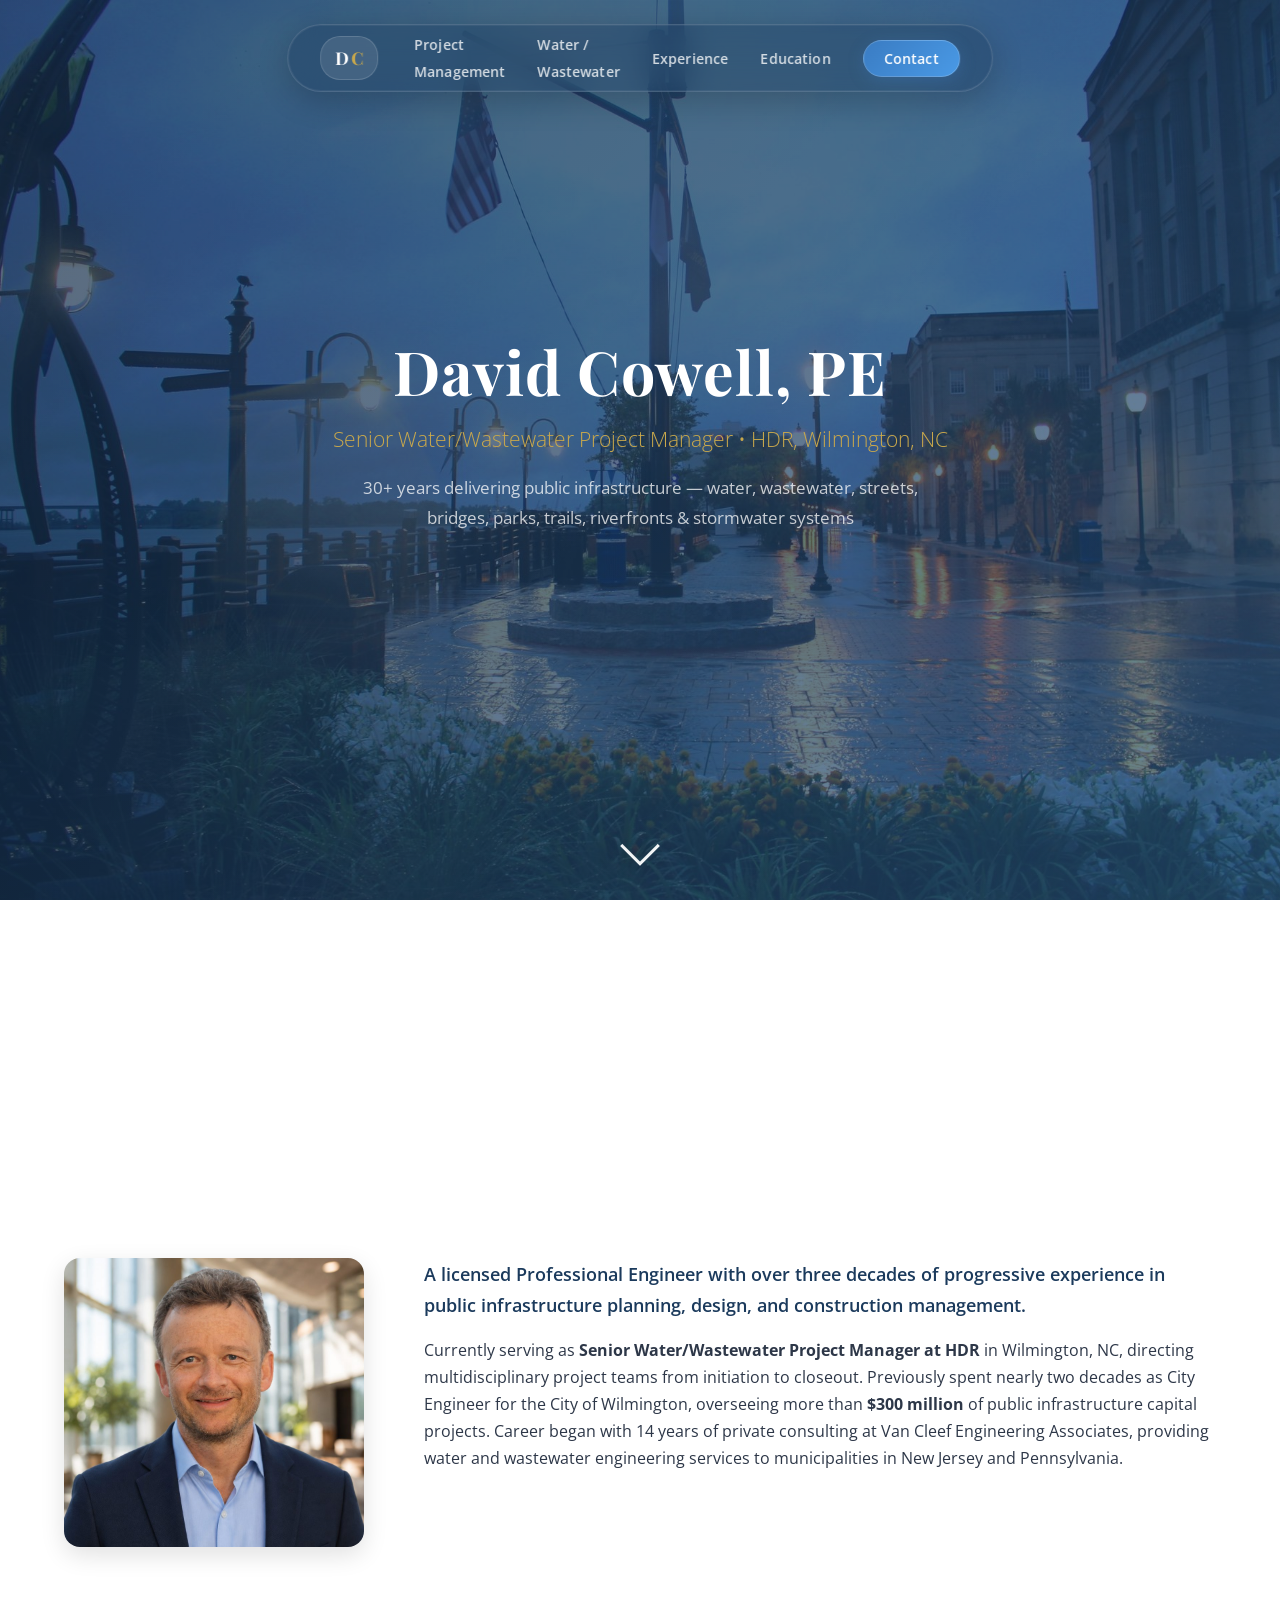
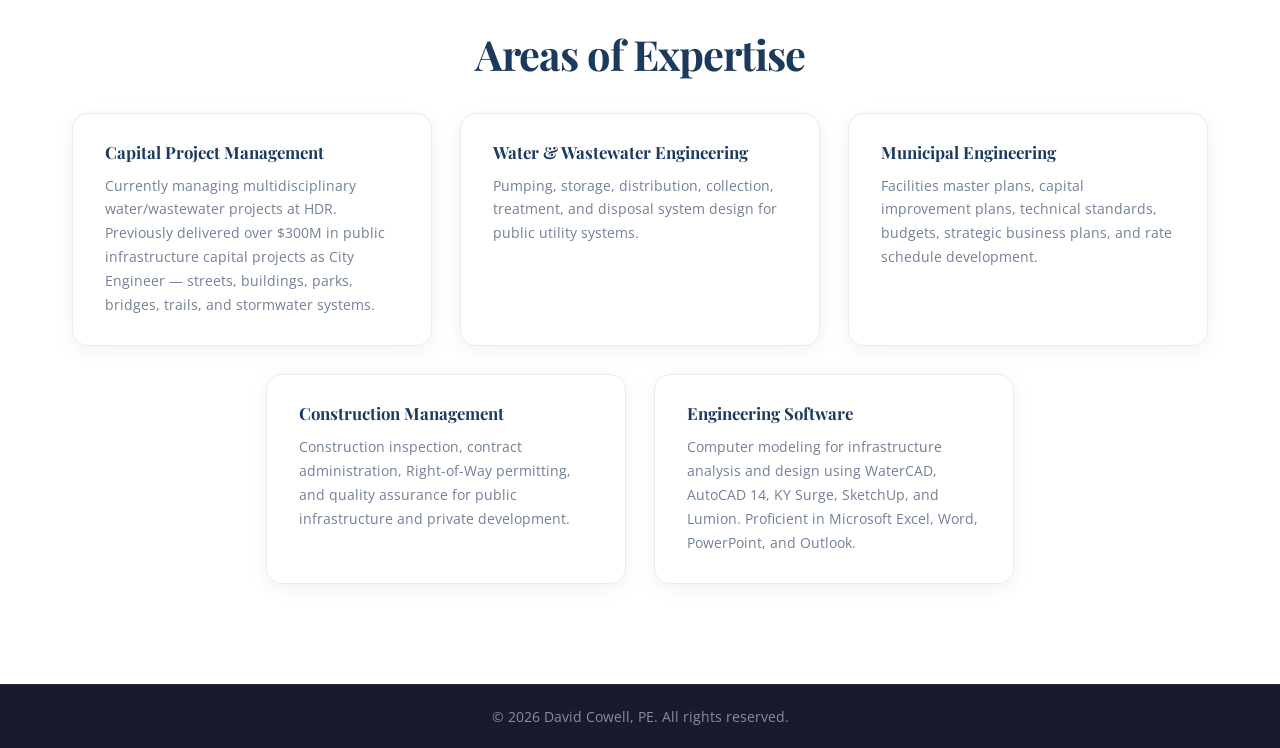
<file: index.html>
<!DOCTYPE html>
<html lang="en">
<head>
  <meta charset="UTF-8">
  <meta name="viewport" content="width=device-width, initial-scale=1.0">
  <title>David Cowell, PE | Professional Engineer Portfolio</title>
  <meta name="description" content="David Cowell, PE — Senior Water/Wastewater Project Manager at HDR, Wilmington, NC. 30+ years delivering public infrastructure: water, wastewater, streets, bridges, parks, trails, riverfronts &amp; stormwater systems.">
  <link rel="stylesheet" href="css/style.css">
  <link rel="preconnect" href="https://fonts.googleapis.com">
  <link rel="preconnect" href="https://fonts.gstatic.com" crossorigin>
  <link href="https://fonts.googleapis.com/css2?family=Playfair+Display:wght@400;700&family=Open+Sans:wght@300;400;600;700&display=swap" rel="stylesheet">
  <link rel="icon" href="images/favicon.svg" type="image/svg+xml">
  <link rel="alternate icon" href="images/favicon.png">
  <link rel="apple-touch-icon" href="images/apple-touch-icon.png">

  <meta property="og:type" content="website">
  <meta property="og:title" content="David Cowell, PE | Professional Engineer Portfolio">
  <meta property="og:description" content="Senior Water/Wastewater Project Manager at HDR, Wilmington, NC. 30+ years delivering public infrastructure capital projects.">
  <meta property="og:image" content="https://davidcowell.com/images/headshot.jpg">
  <meta property="og:url" content="https://davidcowell.com/">
  <meta name="twitter:card" content="summary_large_image">
</head>
<body>

  <!-- ===================== NAVIGATION ===================== -->
  <nav id="navbar">
    <div class="nav-container">
      <a href="index.html" class="nav-logo">D<span>C</span></a>
      <button class="nav-toggle" aria-label="Toggle navigation">
        <span class="hamburger"></span>
      </button>
      <ul class="nav-links">
        <li><a href="projects.html">Project Management</a></li>
        <li><a href="water-wastewater.html">Water / Wastewater</a></li>
        <li><a href="experience.html">Experience</a></li>
        <li><a href="education.html">Education</a></li>
        <li><a href="contact.html" class="nav-cta">Contact</a></li>
      </ul>
    </div>
  </nav>

  <!-- ===================== HERO ===================== -->
  <header id="hero">
    <div class="hero-overlay"></div>
    <div class="hero-content">
      <h1>David Cowell, PE</h1>
      <p class="hero-subtitle">Senior Water/Wastewater Project Manager &bull; HDR, Wilmington, NC</p>
      <p class="hero-tagline">30+ years delivering public infrastructure &mdash; water, wastewater, streets, bridges, parks, trails, riverfronts &amp; stormwater systems</p>
      <div class="hero-buttons">
        <button id="hero-menu-btn" class="btn btn-outline">Menu</button>
      </div>
    </div>
    <div class="scroll-indicator">
      <div class="scroll-arrow"></div>
    </div>
  </header>

  <!-- ===================== ABOUT + EXPERTISE ===================== -->
  <section id="about" class="section">
    <div class="container">
      <div class="about-grid">
        <div class="about-photo">
          <img src="images/headshot.jpg" alt="David Cowell, PE">
        </div>
        <div class="about-text">
          <p class="lead">A licensed Professional Engineer with over three decades of progressive experience in public infrastructure planning, design, and construction management.</p>
          <p>Currently serving as <strong>Senior Water/Wastewater Project Manager at HDR</strong> in Wilmington, NC, directing multidisciplinary project teams from initiation to closeout. Previously spent nearly two decades as City Engineer for the City of Wilmington, overseeing more than <strong>$300 million</strong> of public infrastructure capital projects. Career began with 14 years of private consulting at Van Cleef Engineering Associates, providing water and wastewater engineering services to municipalities in New Jersey and Pennsylvania.</p>
        </div>
      </div>

      <!-- Areas of Expertise -->
      <div class="expertise-summary">
        <h2 class="section-title">Areas of Expertise</h2>
        <div class="expertise-list">
          <div class="expertise-item">
            <h4>Capital Project Management</h4>
            <p>Currently managing multidisciplinary water/wastewater projects at HDR. Previously delivered over $300M in public infrastructure capital projects as City Engineer — streets, buildings, parks, bridges, trails, and stormwater systems.</p>
          </div>
          <div class="expertise-item">
            <h4>Water &amp; Wastewater Engineering</h4>
            <p>Pumping, storage, distribution, collection, treatment, and disposal system design for public utility systems.</p>
          </div>
          <div class="expertise-item">
            <h4>Municipal Engineering</h4>
            <p>Facilities master plans, capital improvement plans, technical standards, budgets, strategic business plans, and rate schedule development.</p>
          </div>
          <div class="expertise-item">
            <h4>Construction Management</h4>
            <p>Construction inspection, contract administration, Right-of-Way permitting, and quality assurance for public infrastructure and private development.</p>
          </div>
          <div class="expertise-item">
            <h4>Engineering Software</h4>
            <p>Computer modeling for infrastructure analysis and design using WaterCAD, AutoCAD 14, KY Surge, SketchUp, and Lumion. Proficient in Microsoft Excel, Word, PowerPoint, and Outlook.</p>
          </div>
        </div>
      </div>
    </div>
  </section>

  <!-- ===================== FOOTER ===================== -->
  <footer id="footer">
    <div class="container">
      <p>&copy; 2026 David Cowell, PE. All rights reserved.</p>
    </div>
  </footer>

  <script src="js/main.js"></script>
</body>
</html>
</file>
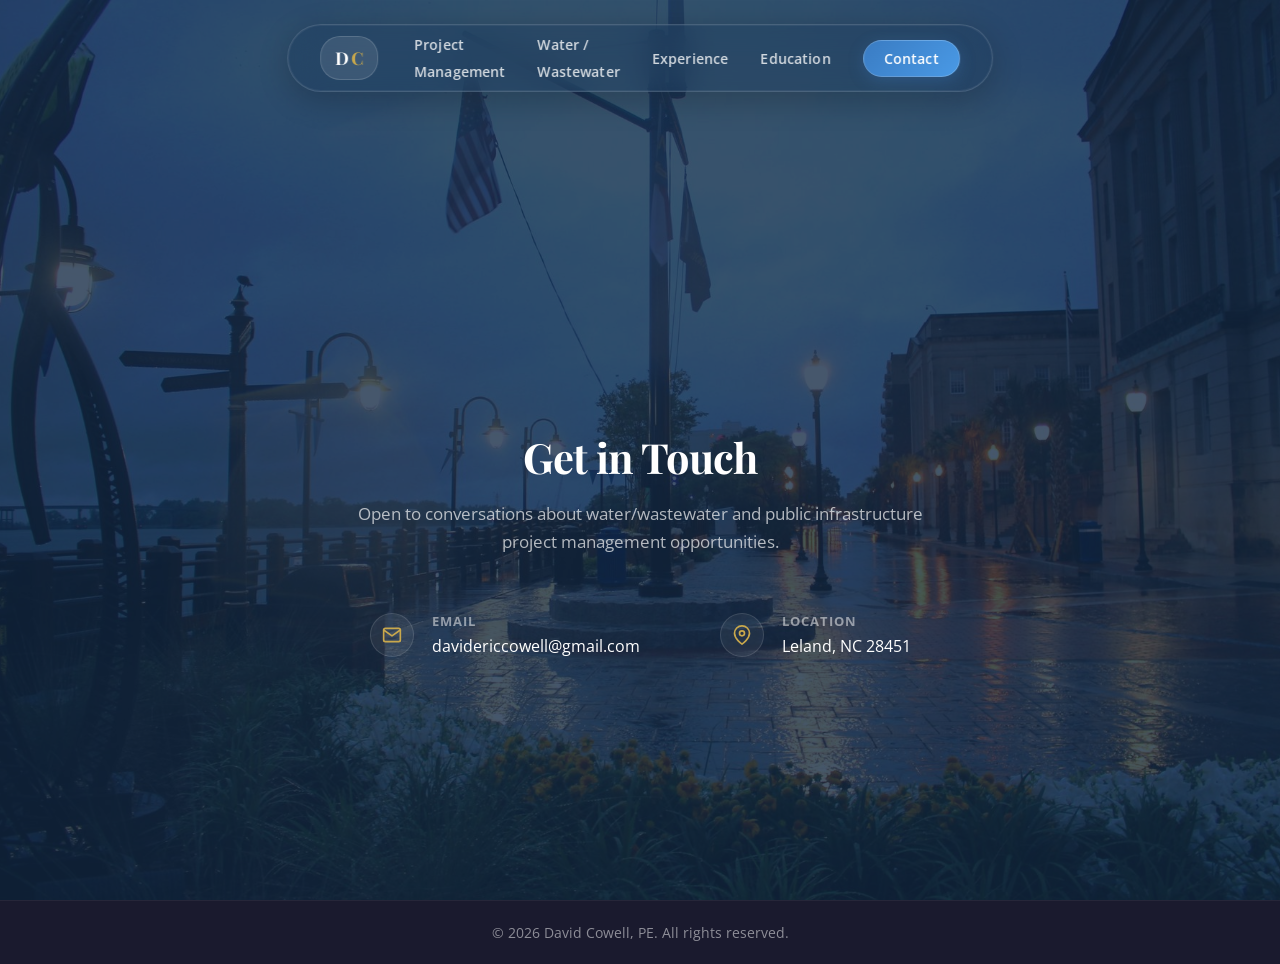
<file: contact.html>
<!DOCTYPE html>
<html lang="en">
<head>
  <meta charset="UTF-8">
  <meta name="viewport" content="width=device-width, initial-scale=1.0">
  <title>Contact | David Cowell, PE</title>
  <meta name="description" content="Get in touch with David Cowell, PE — Senior Water/Wastewater Project Manager at HDR in Wilmington, NC.">
  <link rel="stylesheet" href="css/style.css">
  <link rel="preconnect" href="https://fonts.googleapis.com">
  <link rel="preconnect" href="https://fonts.gstatic.com" crossorigin>
  <link href="https://fonts.googleapis.com/css2?family=Playfair+Display:wght@400;700&family=Open+Sans:wght@300;400;600;700&display=swap" rel="stylesheet">
  <link rel="icon" href="images/favicon.svg" type="image/svg+xml">
  <link rel="alternate icon" href="images/favicon.png">
  <link rel="apple-touch-icon" href="images/apple-touch-icon.png">

  <meta property="og:type" content="website">
  <meta property="og:title" content="Contact | David Cowell, PE">
  <meta property="og:description" content="Get in touch with David Cowell, PE — Senior Water/Wastewater Project Manager at HDR in Wilmington, NC.">
  <meta property="og:image" content="https://davidcowell.com/images/headshot.jpg">
  <meta property="og:url" content="https://davidcowell.com/contact.html">
  <meta name="twitter:card" content="summary_large_image">
</head>
<body class="contact-page">

  <!-- ===================== NAVIGATION ===================== -->
  <nav id="navbar">
    <div class="nav-container">
      <a href="index.html" class="nav-logo">D<span>C</span></a>
      <button class="nav-toggle" aria-label="Toggle navigation">
        <span class="hamburger"></span>
      </button>
      <ul class="nav-links">
        <li><a href="projects.html">Project Management</a></li>
        <li><a href="water-wastewater.html">Water / Wastewater</a></li>
        <li><a href="experience.html">Experience</a></li>
        <li><a href="education.html">Education</a></li>
        <li><a href="contact.html" class="nav-cta active">Contact</a></li>
      </ul>
    </div>
  </nav>

  <!-- ===================== CONTACT ===================== -->
  <section id="contact" class="section section-dark">
    <div class="contact-bg-overlay"></div>
    <div class="container">
      <h2 class="section-title light">Get in Touch</h2>
      <p class="contact-lead">Open to conversations about water/wastewater and public infrastructure project management opportunities.</p>

      <div class="contact-info-row">
        <div class="contact-item">
          <span class="contact-icon" aria-hidden="true">
            <svg viewBox="0 0 24 24" fill="none" stroke="currentColor" stroke-width="2" stroke-linecap="round" stroke-linejoin="round">
              <path d="M4 4h16c1.1 0 2 .9 2 2v12c0 1.1-.9 2-2 2H4c-1.1 0-2-.9-2-2V6c0-1.1.9-2 2-2z"></path>
              <polyline points="22 6 12 13 2 6"></polyline>
            </svg>
          </span>
          <div>
            <h4>Email</h4>
            <a href="mailto:davidericcowell@gmail.com">davidericcowell@gmail.com</a>
          </div>
        </div>
        <div class="contact-item">
          <span class="contact-icon" aria-hidden="true">
            <svg viewBox="0 0 24 24" fill="none" stroke="currentColor" stroke-width="2" stroke-linecap="round" stroke-linejoin="round">
              <path d="M21 10c0 7-9 13-9 13s-9-6-9-13a9 9 0 0 1 18 0z"></path>
              <circle cx="12" cy="10" r="3"></circle>
            </svg>
          </span>
          <div>
            <h4>Location</h4>
            <p>Leland, NC 28451</p>
          </div>
        </div>
      </div>
    </div>
  </section>

  <!-- ===================== FOOTER ===================== -->
  <footer id="footer">
    <div class="container">
      <p>&copy; 2026 David Cowell, PE. All rights reserved.</p>
    </div>
  </footer>

  <script src="js/main.js"></script>
</body>
</html>
</file>
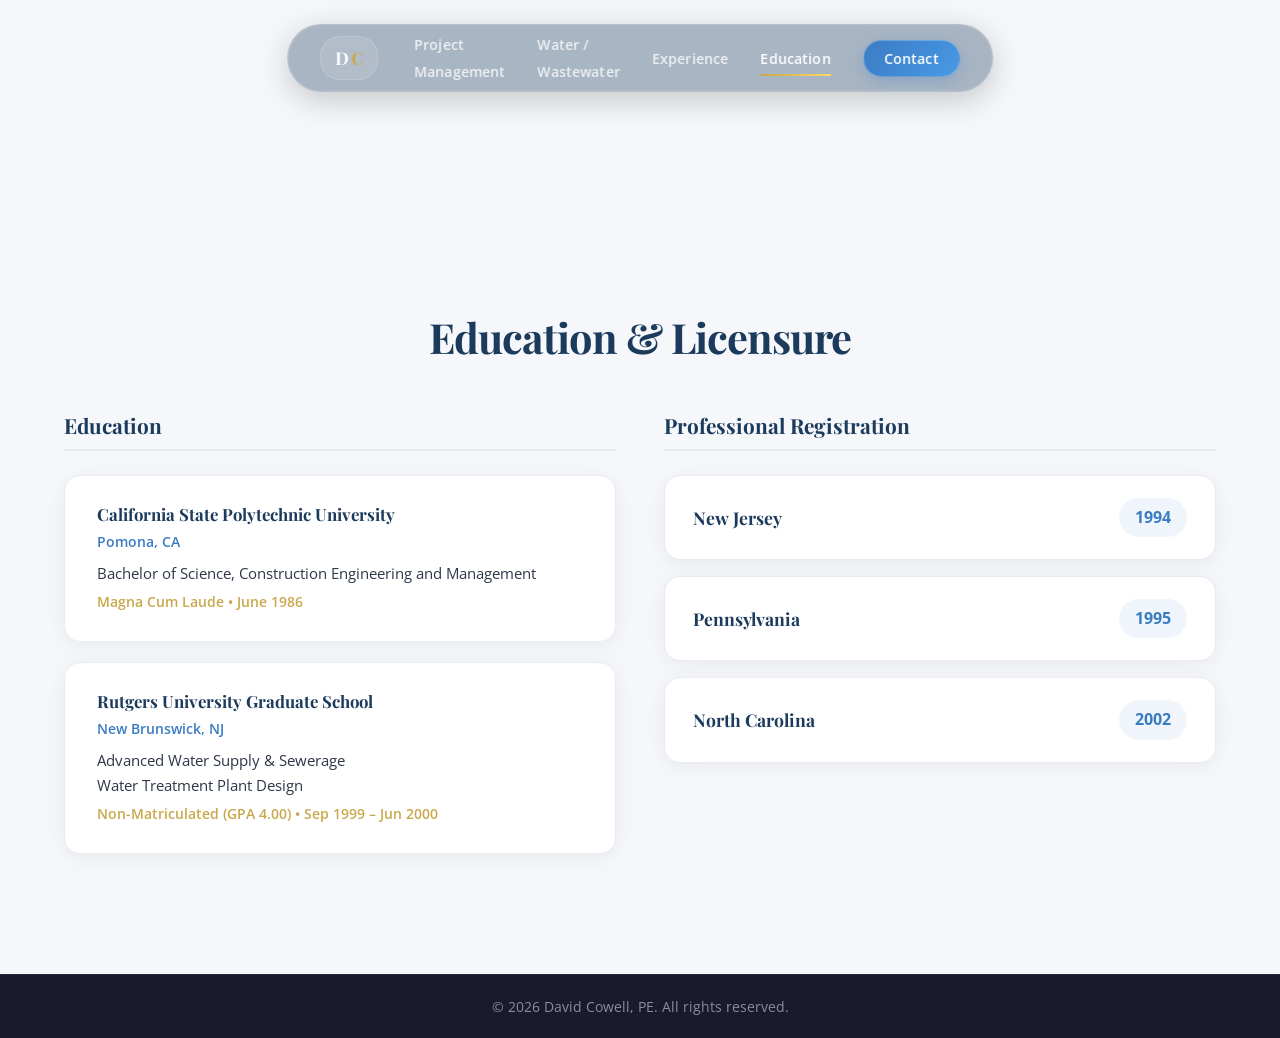
<file: education.html>
<!DOCTYPE html>
<html lang="en">
<head>
  <meta charset="UTF-8">
  <meta name="viewport" content="width=device-width, initial-scale=1.0">
  <title>Education | David Cowell, PE</title>
  <meta name="description" content="Education and professional engineering licensure for David Cowell, PE — California State Polytechnic University and Rutgers University.">
  <link rel="stylesheet" href="css/style.css">
  <link rel="preconnect" href="https://fonts.googleapis.com">
  <link rel="preconnect" href="https://fonts.gstatic.com" crossorigin>
  <link href="https://fonts.googleapis.com/css2?family=Playfair+Display:wght@400;700&family=Open+Sans:wght@300;400;600;700&display=swap" rel="stylesheet">
  <link rel="icon" href="images/favicon.svg" type="image/svg+xml">
  <link rel="alternate icon" href="images/favicon.png">
  <link rel="apple-touch-icon" href="images/apple-touch-icon.png">

  <meta property="og:type" content="website">
  <meta property="og:title" content="Education &amp; Licensure | David Cowell, PE">
  <meta property="og:description" content="Education and professional engineering licensure for David Cowell, PE.">
  <meta property="og:image" content="https://davidcowell.com/images/headshot.jpg">
  <meta property="og:url" content="https://davidcowell.com/education.html">
  <meta name="twitter:card" content="summary_large_image">
</head>
<body>

  <!-- ===================== NAVIGATION ===================== -->
  <nav id="navbar">
    <div class="nav-container">
      <a href="index.html" class="nav-logo">D<span>C</span></a>
      <button class="nav-toggle" aria-label="Toggle navigation">
        <span class="hamburger"></span>
      </button>
      <ul class="nav-links">
        <li><a href="projects.html">Project Management</a></li>
        <li><a href="water-wastewater.html">Water / Wastewater</a></li>
        <li><a href="experience.html">Experience</a></li>
        <li><a href="education.html" class="active">Education</a></li>
        <li><a href="contact.html" class="nav-cta">Contact</a></li>
      </ul>
    </div>
  </nav>

  <!-- ===================== EDUCATION ===================== -->
  <section id="education" class="section section-alt">
    <div class="container">
      <h2 class="section-title">Education &amp; Licensure</h2>
      <div class="education-grid">
        <div class="edu-column">
          <h3 class="edu-heading">Education</h3>
          <div class="edu-card">
            <h4>California State Polytechnic University</h4>
            <p class="edu-location">Pomona, CA</p>
            <p class="edu-degree">Bachelor of Science, Construction Engineering and Management</p>
            <p class="edu-honors">Magna Cum Laude &bull; June 1986</p>
          </div>
          <div class="edu-card">
            <h4>Rutgers University Graduate School</h4>
            <p class="edu-location">New Brunswick, NJ</p>
            <p class="edu-degree">Advanced Water Supply &amp; Sewerage<br>Water Treatment Plant Design</p>
            <p class="edu-honors">Non-Matriculated (GPA 4.00) &bull; Sep 1999 &ndash; Jun 2000</p>
          </div>
        </div>
        <div class="edu-column">
          <h3 class="edu-heading">Professional Registration</h3>
          <div class="license-cards">
            <div class="license-card">
              <span class="license-state">New Jersey</span>
              <span class="license-year">1994</span>
            </div>
            <div class="license-card">
              <span class="license-state">Pennsylvania</span>
              <span class="license-year">1995</span>
            </div>
            <div class="license-card">
              <span class="license-state">North Carolina</span>
              <span class="license-year">2002</span>
            </div>
          </div>
        </div>
      </div>
    </div>
  </section>

  <!-- ===================== FOOTER ===================== -->
  <footer id="footer">
    <div class="container">
      <p>&copy; 2026 David Cowell, PE. All rights reserved.</p>
    </div>
  </footer>

  <script src="js/main.js"></script>
</body>
</html>
</file>
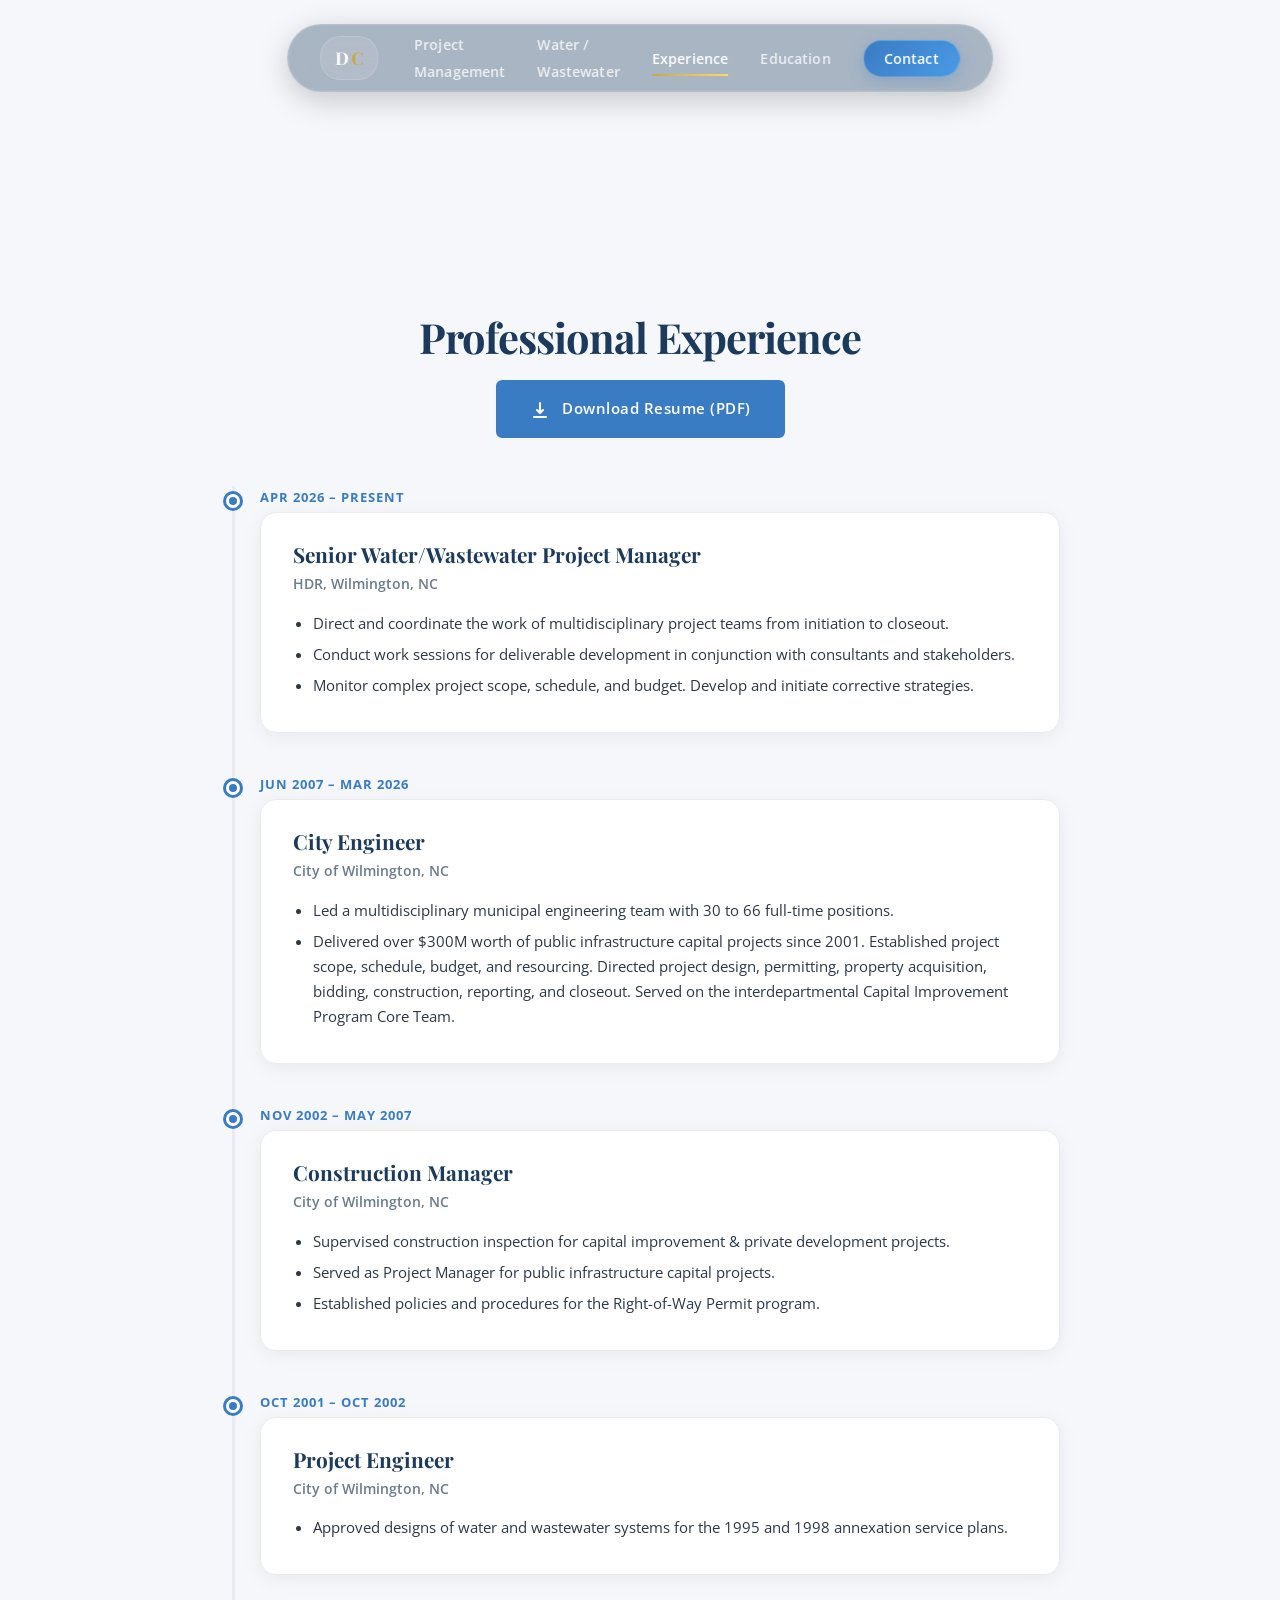
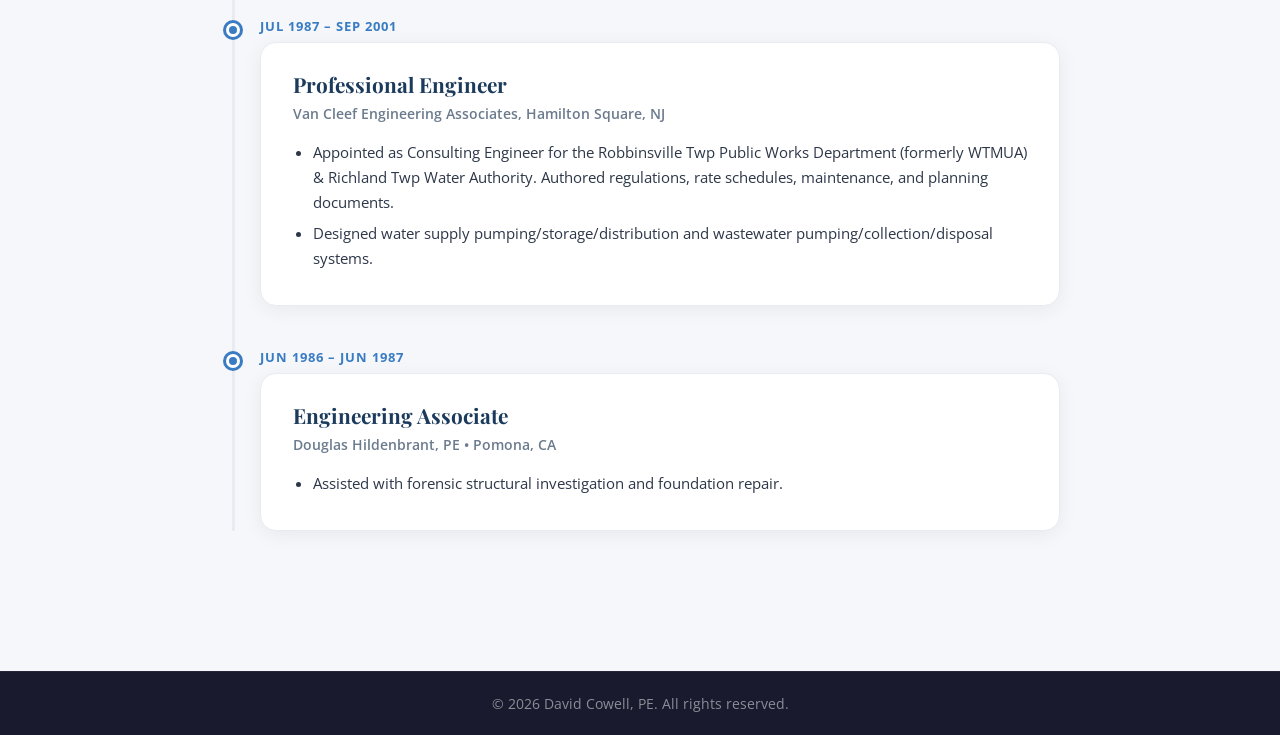
<file: experience.html>
<!DOCTYPE html>
<html lang="en">
<head>
  <meta charset="UTF-8">
  <meta name="viewport" content="width=device-width, initial-scale=1.0">
  <title>Experience | David Cowell, PE</title>
  <meta name="description" content="30+ years of progressive engineering and project management experience — HDR, City of Wilmington, and Van Cleef Engineering Associates.">
  <link rel="stylesheet" href="css/style.css">
  <link rel="preconnect" href="https://fonts.googleapis.com">
  <link rel="preconnect" href="https://fonts.gstatic.com" crossorigin>
  <link href="https://fonts.googleapis.com/css2?family=Playfair+Display:wght@400;700&family=Open+Sans:wght@300;400;600;700&display=swap" rel="stylesheet">
  <link rel="icon" href="images/favicon.svg" type="image/svg+xml">
  <link rel="alternate icon" href="images/favicon.png">
  <link rel="apple-touch-icon" href="images/apple-touch-icon.png">

  <meta property="og:type" content="website">
  <meta property="og:title" content="Professional Experience | David Cowell, PE">
  <meta property="og:description" content="30+ years of progressive engineering and project management experience in public infrastructure.">
  <meta property="og:image" content="https://davidcowell.com/images/headshot.jpg">
  <meta property="og:url" content="https://davidcowell.com/experience.html">
  <meta name="twitter:card" content="summary_large_image">
</head>
<body>

  <!-- ===================== NAVIGATION ===================== -->
  <nav id="navbar">
    <div class="nav-container">
      <a href="index.html" class="nav-logo">D<span>C</span></a>
      <button class="nav-toggle" aria-label="Toggle navigation">
        <span class="hamburger"></span>
      </button>
      <ul class="nav-links">
        <li><a href="projects.html">Project Management</a></li>
        <li><a href="water-wastewater.html">Water / Wastewater</a></li>
        <li><a href="experience.html" class="active">Experience</a></li>
        <li><a href="education.html">Education</a></li>
        <li><a href="contact.html" class="nav-cta">Contact</a></li>
      </ul>
    </div>
  </nav>

  <!-- ===================== EXPERIENCE ===================== -->
  <section id="experience" class="section section-alt">
    <div class="container">
      <h2 class="section-title">Professional Experience</h2>
      
      <div style="text-align: center; margin-bottom: 32px;">
        <a href="david_cowell_resume.pdf" download="David_Cowell_Resume.pdf" class="btn btn-primary">
          <svg style="width: 20px; height: 20px; margin-right: 8px; vertical-align: middle;" fill="currentColor" viewBox="0 0 20 20" xmlns="http://www.w3.org/2000/svg">
            <path fill-rule="evenodd" d="M3 17a1 1 0 011-1h12a1 1 0 110 2H4a1 1 0 01-1-1zm3.293-7.707a1 1 0 011.414 0L9 10.586V3a1 1 0 112 0v7.586l1.293-1.293a1 1 0 111.414 1.414l-3 3a1 1 0 01-1.414 0l-3-3a1 1 0 010-1.414z" clip-rule="evenodd"></path>
          </svg>
          Download Resume (PDF)
        </a>
      </div>
      
      <div class="timeline">

        <div class="timeline-item">
          <div class="timeline-date">Apr 2026 &ndash; Present</div>
          <div class="timeline-content">
            <h3>Senior Water/Wastewater Project Manager</h3>
            <p class="timeline-org">HDR, Wilmington, NC</p>
            <ul>
              <li>Direct and coordinate the work of multidisciplinary project teams from initiation to closeout.</li>
              <li>Conduct work sessions for deliverable development in conjunction with consultants and stakeholders.</li>
              <li>Monitor complex project scope, schedule, and budget. Develop and initiate corrective strategies.</li>
            </ul>
          </div>
        </div>

        <div class="timeline-item">
          <div class="timeline-date">Jun 2007 &ndash; Mar 2026</div>
          <div class="timeline-content">
            <h3>City Engineer</h3>
            <p class="timeline-org">City of Wilmington, NC</p>
            <ul>
              <li>Led a multidisciplinary municipal engineering team with 30 to 66 full-time positions.</li>
              <li>Delivered over $300M worth of public infrastructure capital projects since 2001. Established project scope, schedule, budget, and resourcing. Directed project design, permitting, property acquisition, bidding, construction, reporting, and closeout. Served on the interdepartmental Capital Improvement Program Core Team.</li>
            </ul>
          </div>
        </div>

        <div class="timeline-item">
          <div class="timeline-date">Nov 2002 &ndash; May 2007</div>
          <div class="timeline-content">
            <h3>Construction Manager</h3>
            <p class="timeline-org">City of Wilmington, NC</p>
            <ul>
              <li>Supervised construction inspection for capital improvement &amp; private development projects.</li>
              <li>Served as Project Manager for public infrastructure capital projects.</li>
              <li>Established policies and procedures for the Right-of-Way Permit program.</li>
            </ul>
          </div>
        </div>

        <div class="timeline-item">
          <div class="timeline-date">Oct 2001 &ndash; Oct 2002</div>
          <div class="timeline-content">
            <h3>Project Engineer</h3>
            <p class="timeline-org">City of Wilmington, NC</p>
            <ul>
              <li>Approved designs of water and wastewater systems for the 1995 and 1998 annexation service plans.</li>
            </ul>
          </div>
        </div>

        <div class="timeline-item">
          <div class="timeline-date">Jul 1987 &ndash; Sep 2001</div>
          <div class="timeline-content">
            <h3>Professional Engineer</h3>
            <p class="timeline-org">Van Cleef Engineering Associates, Hamilton Square, NJ</p>
            <ul>
              <li>Appointed as Consulting Engineer for the Robbinsville Twp Public Works Department (formerly WTMUA) &amp; Richland Twp Water Authority. Authored regulations, rate schedules, maintenance, and planning documents.</li>
              <li>Designed water supply pumping/storage/distribution and wastewater pumping/collection/disposal systems.</li>
            </ul>
          </div>
        </div>

        <div class="timeline-item">
          <div class="timeline-date">Jun 1986 &ndash; Jun 1987</div>
          <div class="timeline-content">
            <h3>Engineering Associate</h3>
            <p class="timeline-org">Douglas Hildenbrant, PE &bull; Pomona, CA</p>
            <ul>
              <li>Assisted with forensic structural investigation and foundation repair.</li>
            </ul>
          </div>
        </div>

      </div>
    </div>
  </section>

  <!-- ===================== FOOTER ===================== -->
  <footer id="footer">
    <div class="container">
      <p>&copy; 2026 David Cowell, PE. All rights reserved.</p>
    </div>
  </footer>

  <script src="js/main.js"></script>
</body>
</html>
</file>
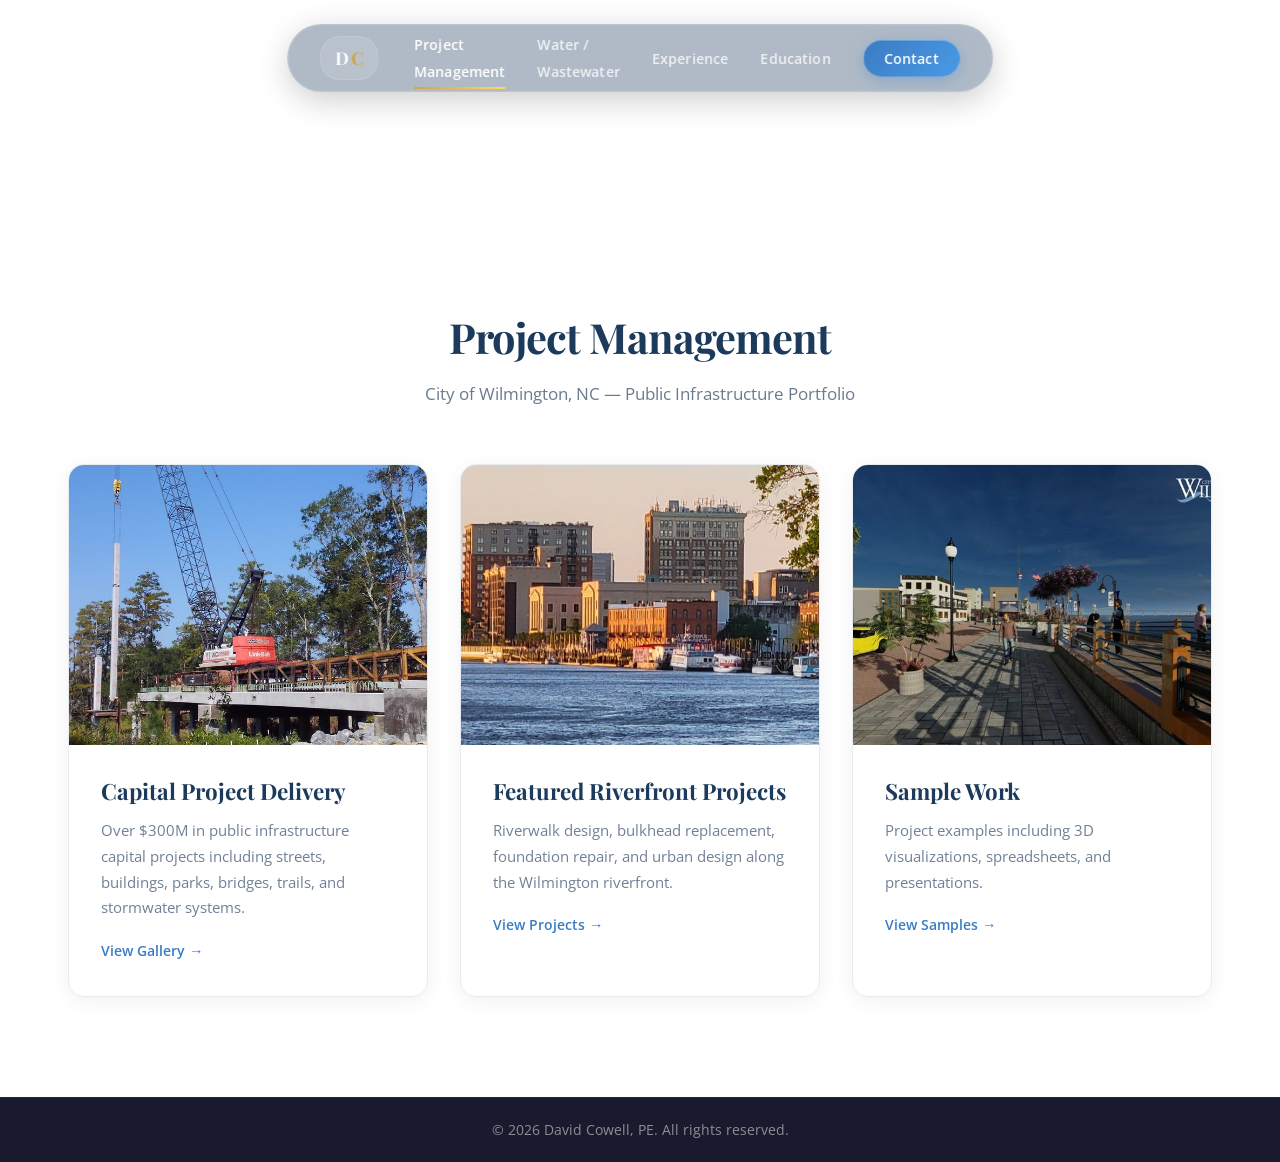
<file: projects.html>
<!DOCTYPE html>
<html lang="en">
<head>
  <meta charset="UTF-8">
  <meta name="viewport" content="width=device-width, initial-scale=1.0">
  <title>Project Management | David Cowell, PE</title>
  <meta name="description" content="Over $300M in public infrastructure capital projects for the City of Wilmington, NC — streets, bridges, parks, trails, and riverfront development.">
  <link rel="stylesheet" href="css/style.css">
  <link rel="preconnect" href="https://fonts.googleapis.com">
  <link rel="preconnect" href="https://fonts.gstatic.com" crossorigin>
  <link href="https://fonts.googleapis.com/css2?family=Playfair+Display:wght@400;700&family=Open+Sans:wght@300;400;600;700&display=swap" rel="stylesheet">
  <link rel="icon" href="images/favicon.svg" type="image/svg+xml">
  <link rel="alternate icon" href="images/favicon.png">
  <link rel="apple-touch-icon" href="images/apple-touch-icon.png">

  <meta property="og:type" content="website">
  <meta property="og:title" content="Project Management | David Cowell, PE">
  <meta property="og:description" content="Over $300M in public infrastructure capital projects for the City of Wilmington, NC.">
  <meta property="og:image" content="https://davidcowell.com/images/cpd-link.jpg">
  <meta property="og:url" content="https://davidcowell.com/projects.html">
  <meta name="twitter:card" content="summary_large_image">
</head>
<body>

  <!-- ===================== NAVIGATION ===================== -->
  <nav id="navbar">
    <div class="nav-container">
      <a href="index.html" class="nav-logo">D<span>C</span></a>
      <button class="nav-toggle" aria-label="Toggle navigation">
        <span class="hamburger"></span>
      </button>
      <ul class="nav-links">
        <li><a href="projects.html" class="active">Project Management</a></li>
        <li><a href="water-wastewater.html">Water / Wastewater</a></li>
        <li><a href="experience.html">Experience</a></li>
        <li><a href="education.html">Education</a></li>
        <li><a href="contact.html" class="nav-cta">Contact</a></li>
      </ul>
    </div>
  </nav>

  <!-- ===================== PROJECT MANAGEMENT ===================== -->
  <section id="project-management" class="section">
    <div class="container">
      <h2 class="section-title">Project Management</h2>
      <p class="section-subtitle">City of Wilmington, NC &mdash; Public Infrastructure Portfolio</p>

      <div class="subpage-cards">
        <a href="capital-project-delivery.html" class="subpage-card">
          <div class="subpage-img">
            <img src="images/cpd-link.jpg" alt="Capital Project Delivery">
          </div>
          <div class="subpage-info">
            <h3>Capital Project Delivery</h3>
            <p>Over $300M in public infrastructure capital projects including streets, buildings, parks, bridges, trails, and stormwater systems.</p>
            <span class="subpage-link">View Gallery &rarr;</span>
          </div>
        </a>

        <a href="riverfront-projects.html" class="subpage-card">
          <div class="subpage-img">
            <img src="images/riverfront-link.jpg" alt="Featured Riverfront Projects">
          </div>
          <div class="subpage-info">
            <h3>Featured Riverfront Projects</h3>
            <p>Riverwalk design, bulkhead replacement, foundation repair, and urban design along the Wilmington riverfront.</p>
            <span class="subpage-link">View Projects &rarr;</span>
          </div>
        </a>

        <a href="sample-work.html" class="subpage-card">
          <div class="subpage-img">
            <img src="images/sample-work-youtube-thumb.jpg" alt="Sample Work">
          </div>
          <div class="subpage-info">
            <h3>Sample Work</h3>
            <p>Project examples including 3D visualizations, spreadsheets, and presentations.</p>
            <span class="subpage-link">View Samples &rarr;</span>
          </div>
        </a>
      </div>
    </div>
  </section>

  <!-- ===================== FOOTER ===================== -->
  <footer id="footer">
    <div class="container">
      <p>&copy; 2026 David Cowell, PE. All rights reserved.</p>
    </div>
  </footer>

  <script src="js/main.js"></script>
</body>
</html>
</file>
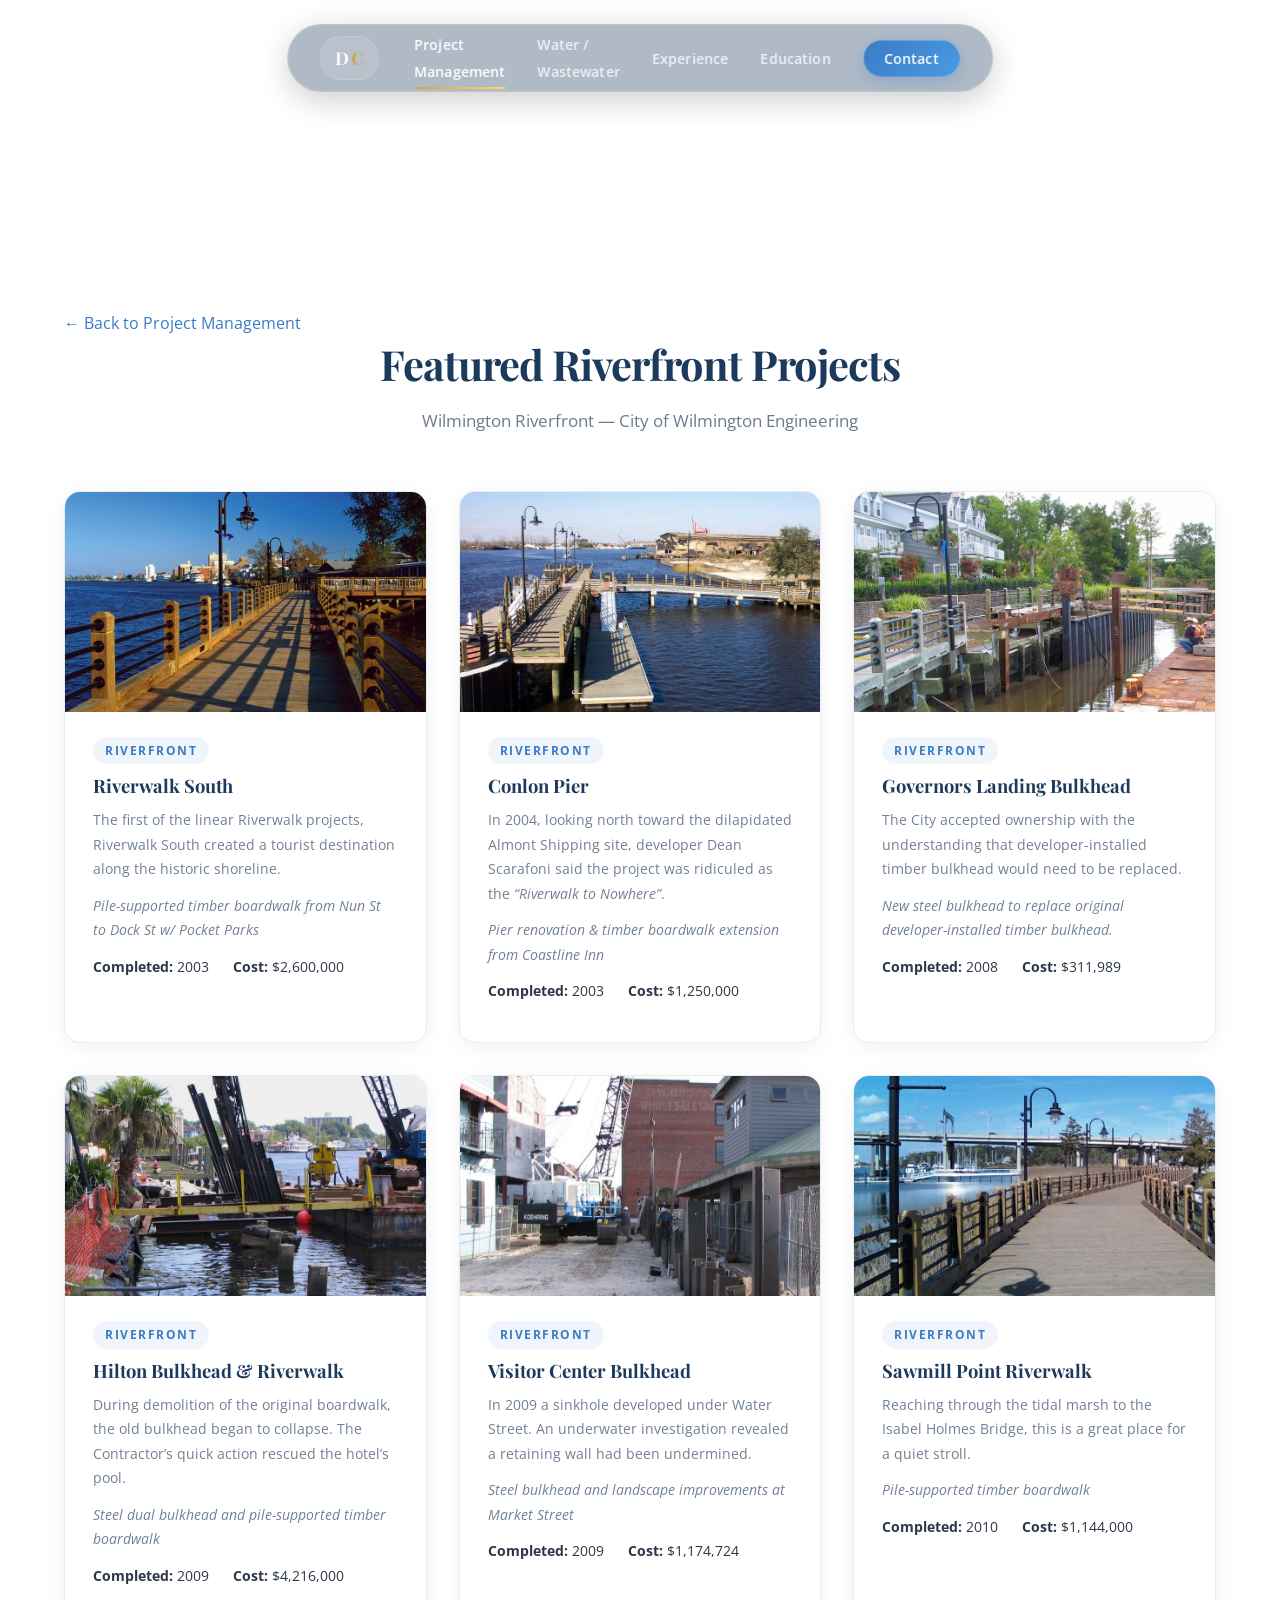
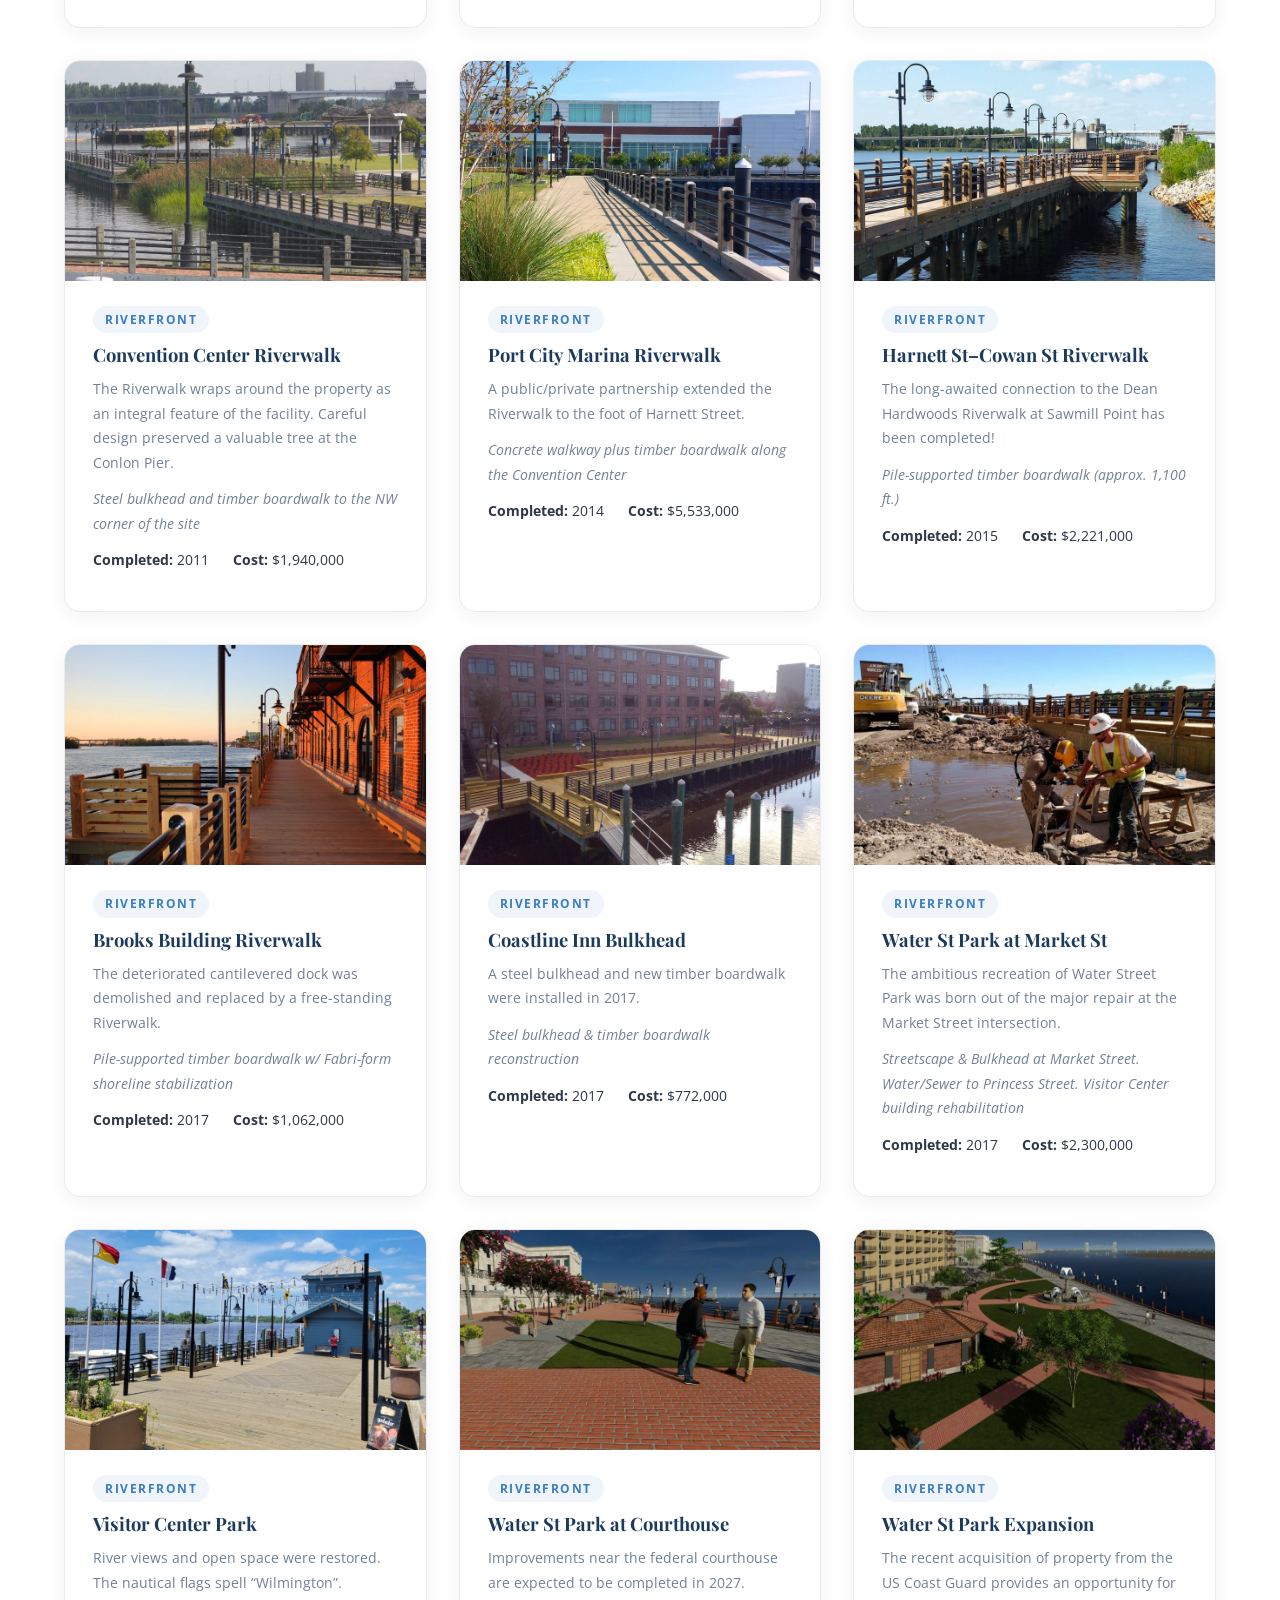
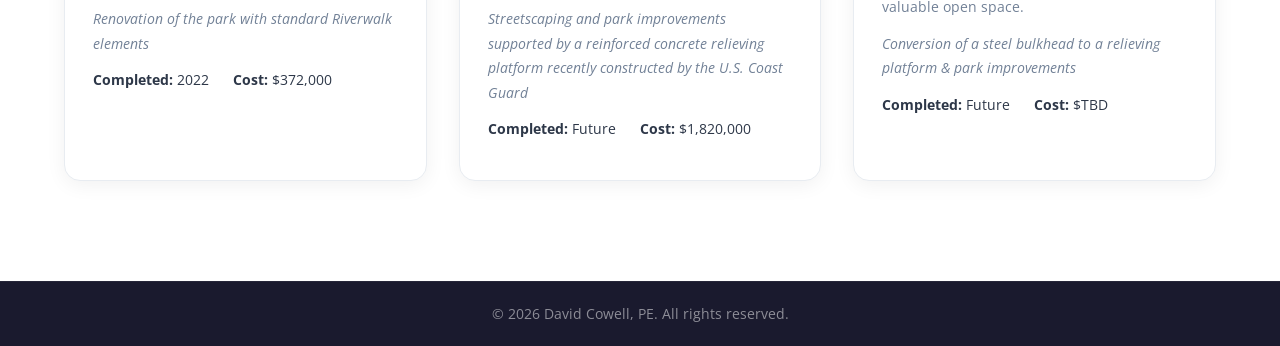
<file: riverfront-projects.html>
<!DOCTYPE html>
<html lang="en">
<head>
  <meta charset="UTF-8">
  <meta name="viewport" content="width=device-width, initial-scale=1.0">
  <title>Featured Riverfront Projects | David Cowell, PE</title>
  <meta name="description" content="Riverwalk design, bulkhead replacement, and urban design projects along the Wilmington, NC riverfront.">
  <link rel="stylesheet" href="css/style.css">
  <link rel="preconnect" href="https://fonts.googleapis.com">
  <link rel="preconnect" href="https://fonts.gstatic.com" crossorigin>
  <link href="https://fonts.googleapis.com/css2?family=Playfair+Display:wght@400;700&family=Open+Sans:wght@300;400;600;700&display=swap" rel="stylesheet">
  <link rel="icon" href="images/favicon.svg" type="image/svg+xml">
  <link rel="alternate icon" href="images/favicon.png">
  <link rel="apple-touch-icon" href="images/apple-touch-icon.png">

  <meta property="og:type" content="website">
  <meta property="og:title" content="Featured Riverfront Projects | David Cowell, PE">
  <meta property="og:description" content="Riverwalk design, bulkhead replacement, and urban design along the Wilmington, NC riverfront.">
  <meta property="og:image" content="https://davidcowell.com/images/riverfront-link.jpg">
  <meta property="og:url" content="https://davidcowell.com/riverfront-projects.html">
  <meta name="twitter:card" content="summary_large_image">
</head>
<body>

  <!-- ===================== NAVIGATION ===================== -->
  <nav id="navbar">
    <div class="nav-container">
      <a href="index.html" class="nav-logo">D<span>C</span></a>
      <button class="nav-toggle" aria-label="Toggle navigation">
        <span class="hamburger"></span>
      </button>
      <ul class="nav-links">
        <li><a href="projects.html" class="active">Project Management</a></li>
        <li><a href="water-wastewater.html">Water / Wastewater</a></li>
        <li><a href="experience.html">Experience</a></li>
        <li><a href="education.html">Education</a></li>
        <li><a href="contact.html" class="nav-cta">Contact</a></li>
      </ul>
    </div>
  </nav>

  <!-- ===================== FEATURED RIVERFRONT PROJECTS ===================== -->
  <section id="riverfront" class="section">
    <div class="container">
      <a href="projects.html" class="back-link">&larr; Back to Project Management</a>
      <h2 class="section-title">Featured Riverfront Projects</h2>
      <p class="section-subtitle">Wilmington Riverfront &mdash; City of Wilmington Engineering</p>

      <div class="projects-grid">

        <!-- Riverwalk South -->
        <article class="project-card" data-category="riverfront">
          <div class="project-img">
            <img src="images/Riverwalk-South.jpg" alt="Riverwalk South">
          </div>
          <div class="project-info">
            <span class="project-tag">Riverfront</span>
            <h3>Riverwalk South</h3>
            <p>The first of the linear Riverwalk projects, Riverwalk South created a tourist destination along the historic shoreline.</p>
            <p class="project-description"><em>Pile-supported timber boardwalk from Nun St to Dock St w/ Pocket Parks</em></p>
            <div class="project-meta">
              <span><strong>Completed:</strong> 2003</span>
              <span><strong>Cost:</strong> $2,600,000</span>
            </div>
          </div>
        </article>

        <!-- Conlon Pier -->
        <article class="project-card" data-category="riverfront">
          <div class="project-img">
            <img src="images/Conlon-Pier.jpg" alt="Conlon Pier">
          </div>
          <div class="project-info">
            <span class="project-tag">Riverfront</span>
            <h3>Conlon Pier</h3>
            <p>In 2004, looking north toward the dilapidated Almont Shipping site, developer Dean Scarafoni said the project was ridiculed as the <em>&ldquo;Riverwalk to Nowhere&rdquo;</em>.</p>
            <p class="project-description"><em>Pier renovation &amp; timber boardwalk extension from Coastline Inn</em></p>
            <div class="project-meta">
              <span><strong>Completed:</strong> 2003</span>
              <span><strong>Cost:</strong> $1,250,000</span>
            </div>
          </div>
        </article>

        <!-- Governors Landing Bulkhead -->
        <article class="project-card" data-category="riverfront">
          <div class="project-img">
            <img src="images/Governors-Landing-Bulkhead.jpg" alt="Governors Landing Bulkhead">
          </div>
          <div class="project-info">
            <span class="project-tag">Riverfront</span>
            <h3>Governors Landing Bulkhead</h3>
            <p>The City accepted ownership with the understanding that developer-installed timber bulkhead would need to be replaced.</p>
            <p class="project-description"><em>New steel bulkhead to replace original developer-installed timber bulkhead.</em></p>
            <div class="project-meta">
              <span><strong>Completed:</strong> 2008</span>
              <span><strong>Cost:</strong> $311,989</span>
            </div>
          </div>
        </article>

        <!-- Hilton Bulkhead & Riverwalk -->
        <article class="project-card" data-category="riverfront">
          <div class="project-img">
            <img src="images/Hilton-Bulkhead-Riverwalk.jpg" alt="Hilton Bulkhead & Riverwalk">
          </div>
          <div class="project-info">
            <span class="project-tag">Riverfront</span>
            <h3>Hilton Bulkhead &amp; Riverwalk</h3>
            <p>During demolition of the original boardwalk, the old bulkhead began to collapse. The Contractor&rsquo;s quick action rescued the hotel&rsquo;s pool.</p>
            <p class="project-description"><em>Steel dual bulkhead and pile-supported timber boardwalk</em></p>
            <div class="project-meta">
              <span><strong>Completed:</strong> 2009</span>
              <span><strong>Cost:</strong> $4,216,000</span>
            </div>
          </div>
        </article>

        <!-- Visitor Center Bulkhead -->
        <article class="project-card" data-category="riverfront">
          <div class="project-img">
            <img src="images/Visitor-Center-Bulkhead.jpg" alt="Visitor Center Bulkhead">
          </div>
          <div class="project-info">
            <span class="project-tag">Riverfront</span>
            <h3>Visitor Center Bulkhead</h3>
            <p>In 2009 a sinkhole developed under Water Street. An underwater investigation revealed a retaining wall had been undermined.</p>
            <p class="project-description"><em>Steel bulkhead and landscape improvements at Market Street</em></p>
            <div class="project-meta">
              <span><strong>Completed:</strong> 2009</span>
              <span><strong>Cost:</strong> $1,174,724</span>
            </div>
          </div>
        </article>

        <!-- Sawmill Point Riverwalk -->
        <article class="project-card" data-category="riverfront">
          <div class="project-img">
            <img src="images/Sawmill-Point-Riverwalk.jpg" alt="Sawmill Point Riverwalk">
          </div>
          <div class="project-info">
            <span class="project-tag">Riverfront</span>
            <h3>Sawmill Point Riverwalk</h3>
            <p>Reaching through the tidal marsh to the Isabel Holmes Bridge, this is a great place for a quiet stroll.</p>
            <p class="project-description"><em>Pile-supported timber boardwalk</em></p>
            <div class="project-meta">
              <span><strong>Completed:</strong> 2010</span>
              <span><strong>Cost:</strong> $1,144,000</span>
            </div>
          </div>
        </article>

        <!-- Convention Center Riverwalk -->
        <article class="project-card" data-category="riverfront">
          <div class="project-img">
            <img src="images/Convention-Center-Riverwalk.jpg" alt="Convention Center Riverwalk">
          </div>
          <div class="project-info">
            <span class="project-tag">Riverfront</span>
            <h3>Convention Center Riverwalk</h3>
            <p>The Riverwalk wraps around the property as an integral feature of the facility. Careful design preserved a valuable tree at the Conlon Pier.</p>
            <p class="project-description"><em>Steel bulkhead and timber boardwalk to the NW corner of the site</em></p>
            <div class="project-meta">
              <span><strong>Completed:</strong> 2011</span>
              <span><strong>Cost:</strong> $1,940,000</span>
            </div>
          </div>
        </article>

        <!-- Port City Marina Riverwalk -->
        <article class="project-card" data-category="riverfront">
          <div class="project-img">
            <img src="images/Port-City-Marina-Riverwalk.jpg" alt="Port City Marina Riverwalk">
          </div>
          <div class="project-info">
            <span class="project-tag">Riverfront</span>
            <h3>Port City Marina Riverwalk</h3>
            <p>A public/private partnership extended the Riverwalk to the foot of Harnett Street.</p>
            <p class="project-description"><em>Concrete walkway plus timber boardwalk along the Convention Center</em></p>
            <div class="project-meta">
              <span><strong>Completed:</strong> 2014</span>
              <span><strong>Cost:</strong> $5,533,000</span>
            </div>
          </div>
        </article>

        <!-- Harnett St-Cowan St Riverwalk -->
        <article class="project-card" data-category="riverfront">
          <div class="project-img">
            <img src="images/Harnett-St-Cowan-St-Riverwalk.jpg" alt="Harnett St-Cowan St Riverwalk">
          </div>
          <div class="project-info">
            <span class="project-tag">Riverfront</span>
            <h3>Harnett St&ndash;Cowan St Riverwalk</h3>
            <p>The long-awaited connection to the Dean Hardwoods Riverwalk at Sawmill Point has been completed!</p>
            <p class="project-description"><em>Pile-supported timber boardwalk (approx. 1,100 ft.)</em></p>
            <div class="project-meta">
              <span><strong>Completed:</strong> 2015</span>
              <span><strong>Cost:</strong> $2,221,000</span>
            </div>
          </div>
        </article>

        <!-- Brooks Building Riverwalk -->
        <article class="project-card" data-category="riverfront">
          <div class="project-img">
            <img src="images/Brooks-Building-Riverwalk.jpg" alt="Brooks Building Riverwalk">
          </div>
          <div class="project-info">
            <span class="project-tag">Riverfront</span>
            <h3>Brooks Building Riverwalk</h3>
            <p>The deteriorated cantilevered dock was demolished and replaced by a free-standing Riverwalk.</p>
            <p class="project-description"><em>Pile-supported timber boardwalk w/ Fabri-form shoreline stabilization</em></p>
            <div class="project-meta">
              <span><strong>Completed:</strong> 2017</span>
              <span><strong>Cost:</strong> $1,062,000</span>
            </div>
          </div>
        </article>

        <!-- Coastline Inn Bulkhead -->
        <article class="project-card" data-category="riverfront">
          <div class="project-img">
            <img src="images/Coastline-Inn-Bulkhead.jpg" alt="Coastline Inn Bulkhead">
          </div>
          <div class="project-info">
            <span class="project-tag">Riverfront</span>
            <h3>Coastline Inn Bulkhead</h3>
            <p>A steel bulkhead and new timber boardwalk were installed in 2017.</p>
            <p class="project-description"><em>Steel bulkhead &amp; timber boardwalk reconstruction</em></p>
            <div class="project-meta">
              <span><strong>Completed:</strong> 2017</span>
              <span><strong>Cost:</strong> $772,000</span>
            </div>
          </div>
        </article>

        <!-- Water St Park at Market St -->
        <article class="project-card" data-category="riverfront">
          <div class="project-img">
            <img src="images/Water-St-Park-at-Market-St.jpg" alt="Water St Park at Market St">
          </div>
          <div class="project-info">
            <span class="project-tag">Riverfront</span>
            <h3>Water St Park at Market St</h3>
            <p>The ambitious recreation of Water Street Park was born out of the major repair at the Market Street intersection.</p>
            <p class="project-description"><em>Streetscape &amp; Bulkhead at Market Street. Water/Sewer to Princess Street. Visitor Center building rehabilitation</em></p>
            <div class="project-meta">
              <span><strong>Completed:</strong> 2017</span>
              <span><strong>Cost:</strong> $2,300,000</span>
            </div>
          </div>
        </article>

        <!-- Visitor Center Park -->
        <article class="project-card" data-category="riverfront">
          <div class="project-img">
            <img src="images/Visitor-Center-Park.jpg" alt="Visitor Center Park">
          </div>
          <div class="project-info">
            <span class="project-tag">Riverfront</span>
            <h3>Visitor Center Park</h3>
            <p>River views and open space were restored. The nautical flags spell &ldquo;Wilmington&rdquo;.</p>
            <p class="project-description"><em>Renovation of the park with standard Riverwalk elements</em></p>
            <div class="project-meta">
              <span><strong>Completed:</strong> 2022</span>
              <span><strong>Cost:</strong> $372,000</span>
            </div>
          </div>
        </article>

        <!-- Water St Park at Courthouse -->
        <article class="project-card" data-category="riverfront">
          <div class="project-img">
            <img src="images/Water-St-Park-at-Courthouse.jpg" alt="Water St Park at Courthouse">
          </div>
          <div class="project-info">
            <span class="project-tag">Riverfront</span>
            <h3>Water St Park at Courthouse</h3>
            <p>Improvements near the federal courthouse are expected to be completed in 2027.</p>
            <p class="project-description"><em>Streetscaping and park improvements supported by a reinforced concrete relieving platform recently constructed by the U.S. Coast Guard</em></p>
            <div class="project-meta">
              <span><strong>Completed:</strong> Future</span>
              <span><strong>Cost:</strong> $1,820,000</span>
            </div>
          </div>
        </article>

        <!-- Water St Park Expansion -->
        <article class="project-card" data-category="riverfront">
          <div class="project-img">
            <img src="images/Water-St-Park-Expansion.jpg" alt="Water St Park Expansion">
          </div>
          <div class="project-info">
            <span class="project-tag">Riverfront</span>
            <h3>Water St Park Expansion</h3>
            <p>The recent acquisition of property from the US Coast Guard provides an opportunity for valuable open space.</p>
            <p class="project-description"><em>Conversion of a steel bulkhead to a relieving platform &amp; park improvements</em></p>
            <div class="project-meta">
              <span><strong>Completed:</strong> Future</span>
              <span><strong>Cost:</strong> $TBD</span>
            </div>
          </div>
        </article>

      </div>
    </div>
  </section>

  <!-- ===================== FOOTER ===================== -->
  <footer id="footer">
    <div class="container">
      <p>&copy; 2026 David Cowell, PE. All rights reserved.</p>
    </div>
  </footer>

  <script src="js/main.js"></script>
</body>
</html>
</file>
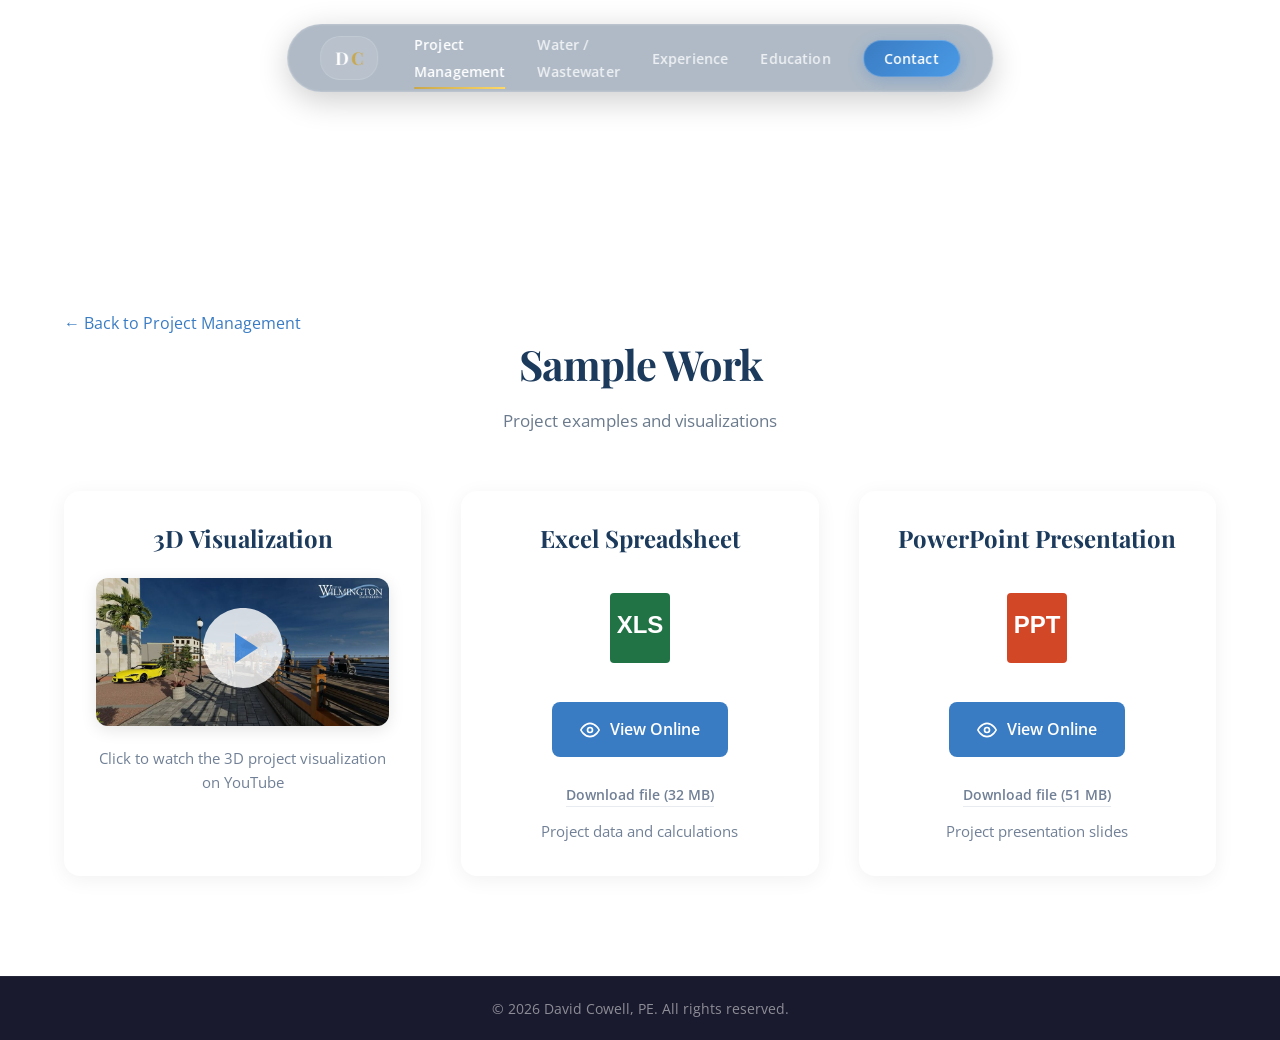
<file: sample-work.html>
<!DOCTYPE html>
<html lang="en">
<head>
  <meta charset="UTF-8">
  <meta name="viewport" content="width=device-width, initial-scale=1.0">
  <title>Sample Work | David Cowell, PE</title>
  <meta name="description" content="Project examples including 3D visualizations, spreadsheets, and presentations from David Cowell, PE.">
  <link rel="stylesheet" href="css/style.css">
  <link rel="preconnect" href="https://fonts.googleapis.com">
  <link rel="preconnect" href="https://fonts.gstatic.com" crossorigin>
  <link href="https://fonts.googleapis.com/css2?family=Playfair+Display:wght@400;700&family=Open+Sans:wght@300;400;600;700&display=swap" rel="stylesheet">
  <link rel="icon" href="images/favicon.svg" type="image/svg+xml">
  <link rel="alternate icon" href="images/favicon.png">
  <link rel="apple-touch-icon" href="images/apple-touch-icon.png">

  <meta property="og:type" content="website">
  <meta property="og:title" content="Sample Work | David Cowell, PE">
  <meta property="og:description" content="Project examples including 3D visualizations, spreadsheets, and presentations.">
  <meta property="og:image" content="https://davidcowell.com/images/sample-work-youtube-thumb.jpg">
  <meta property="og:url" content="https://davidcowell.com/sample-work.html">
  <meta name="twitter:card" content="summary_large_image">
</head>
<body>

  <!-- ===================== NAVIGATION ===================== -->
  <nav id="navbar">
    <div class="nav-container">
      <a href="index.html" class="nav-logo">D<span>C</span></a>
      <button class="nav-toggle" aria-label="Toggle navigation">
        <span class="hamburger"></span>
      </button>
      <ul class="nav-links">
        <li><a href="projects.html" class="active">Project Management</a></li>
        <li><a href="water-wastewater.html">Water / Wastewater</a></li>
        <li><a href="experience.html">Experience</a></li>
        <li><a href="education.html">Education</a></li>
        <li><a href="contact.html" class="nav-cta">Contact</a></li>
      </ul>
    </div>
  </nav>

  <!-- ===================== SAMPLE WORK ===================== -->
  <section id="sample-work" class="section">
    <div class="container">
      <a href="projects.html" class="back-link">&larr; Back to Project Management</a>
      <h2 class="section-title">Sample Work</h2>
      <p class="section-subtitle">Project examples and visualizations</p>

      <div class="sample-work-grid">
        
        <!-- YouTube Video -->
        <div class="sample-item video-item">
          <h3>3D Visualization</h3>
          <a href="https://youtu.be/B883jaxhDIQ" target="_blank" rel="noopener noreferrer" class="video-link">
            <img src="images/sample-work-youtube-thumb.jpg" alt="3D Visualization Video" class="video-thumbnail">
            <div class="play-overlay">
              <svg width="80" height="80" viewBox="0 0 80 80" fill="none" xmlns="http://www.w3.org/2000/svg">
                <circle cx="40" cy="40" r="40" fill="rgba(255,255,255,0.9)"/>
                <path d="M32 25L55 40L32 55V25Z" fill="#4A90E2"/>
              </svg>
            </div>
          </a>
          <p class="sample-description">Click to watch the 3D project visualization on YouTube</p>
        </div>

        <!-- Excel Download -->
        <div class="sample-item document-item">
          <h3>Excel Spreadsheet</h3>
          <div class="document-preview">
            <svg width="100" height="100" viewBox="0 0 100 100" fill="none" xmlns="http://www.w3.org/2000/svg">
              <rect x="20" y="15" width="60" height="70" fill="#217346" rx="4"/>
              <text x="50" y="55" font-family="Arial, sans-serif" font-size="24" font-weight="bold" fill="white" text-anchor="middle">XLS</text>
            </svg>
          </div>
          <div class="doc-actions">
            <a href="https://view.officeapps.live.com/op/view.aspx?src=https%3A%2F%2Fdavidcowell.com%2Fsample_work%2Fsample-work-excel.xls" target="_blank" rel="noopener noreferrer" class="download-btn">
              <svg width="20" height="20" viewBox="0 0 24 24" fill="none" stroke="currentColor" stroke-width="2" stroke-linecap="round" stroke-linejoin="round">
                <path d="M1 12s4-8 11-8 11 8 11 8-4 8-11 8-11-8-11-8z"></path>
                <circle cx="12" cy="12" r="3"></circle>
              </svg>
              View Online
            </a>
            <a href="sample_work/sample-work-excel.xls" download class="download-link-secondary">Download file (32 MB)</a>
          </div>
          <p class="sample-description">Project data and calculations</p>
        </div>

        <!-- PowerPoint Download -->
        <div class="sample-item document-item">
          <h3>PowerPoint Presentation</h3>
          <div class="document-preview">
            <svg width="100" height="100" viewBox="0 0 100 100" fill="none" xmlns="http://www.w3.org/2000/svg">
              <rect x="20" y="15" width="60" height="70" fill="#D24726" rx="4"/>
              <text x="50" y="55" font-family="Arial, sans-serif" font-size="24" font-weight="bold" fill="white" text-anchor="middle">PPT</text>
            </svg>
          </div>
          <div class="doc-actions">
            <a href="https://view.officeapps.live.com/op/view.aspx?src=https%3A%2F%2Fdavidcowell.com%2Fsample_work%2Fsample-work-powerpoint.pptx" target="_blank" rel="noopener noreferrer" class="download-btn">
              <svg width="20" height="20" viewBox="0 0 24 24" fill="none" stroke="currentColor" stroke-width="2" stroke-linecap="round" stroke-linejoin="round">
                <path d="M1 12s4-8 11-8 11 8 11 8-4 8-11 8-11-8-11-8z"></path>
                <circle cx="12" cy="12" r="3"></circle>
              </svg>
              View Online
            </a>
            <a href="sample_work/sample-work-powerpoint.pptx" download class="download-link-secondary">Download file (51 MB)</a>
          </div>
          <p class="sample-description">Project presentation slides</p>
        </div>

      </div>
    </div>
  </section>

  <!-- ===================== FOOTER ===================== -->
  <footer id="footer">
    <div class="container">
      <p>&copy; 2026 David Cowell, PE. All rights reserved.</p>
    </div>
  </footer>

  <script src="js/main.js"></script>
</body>
</html>
</file>
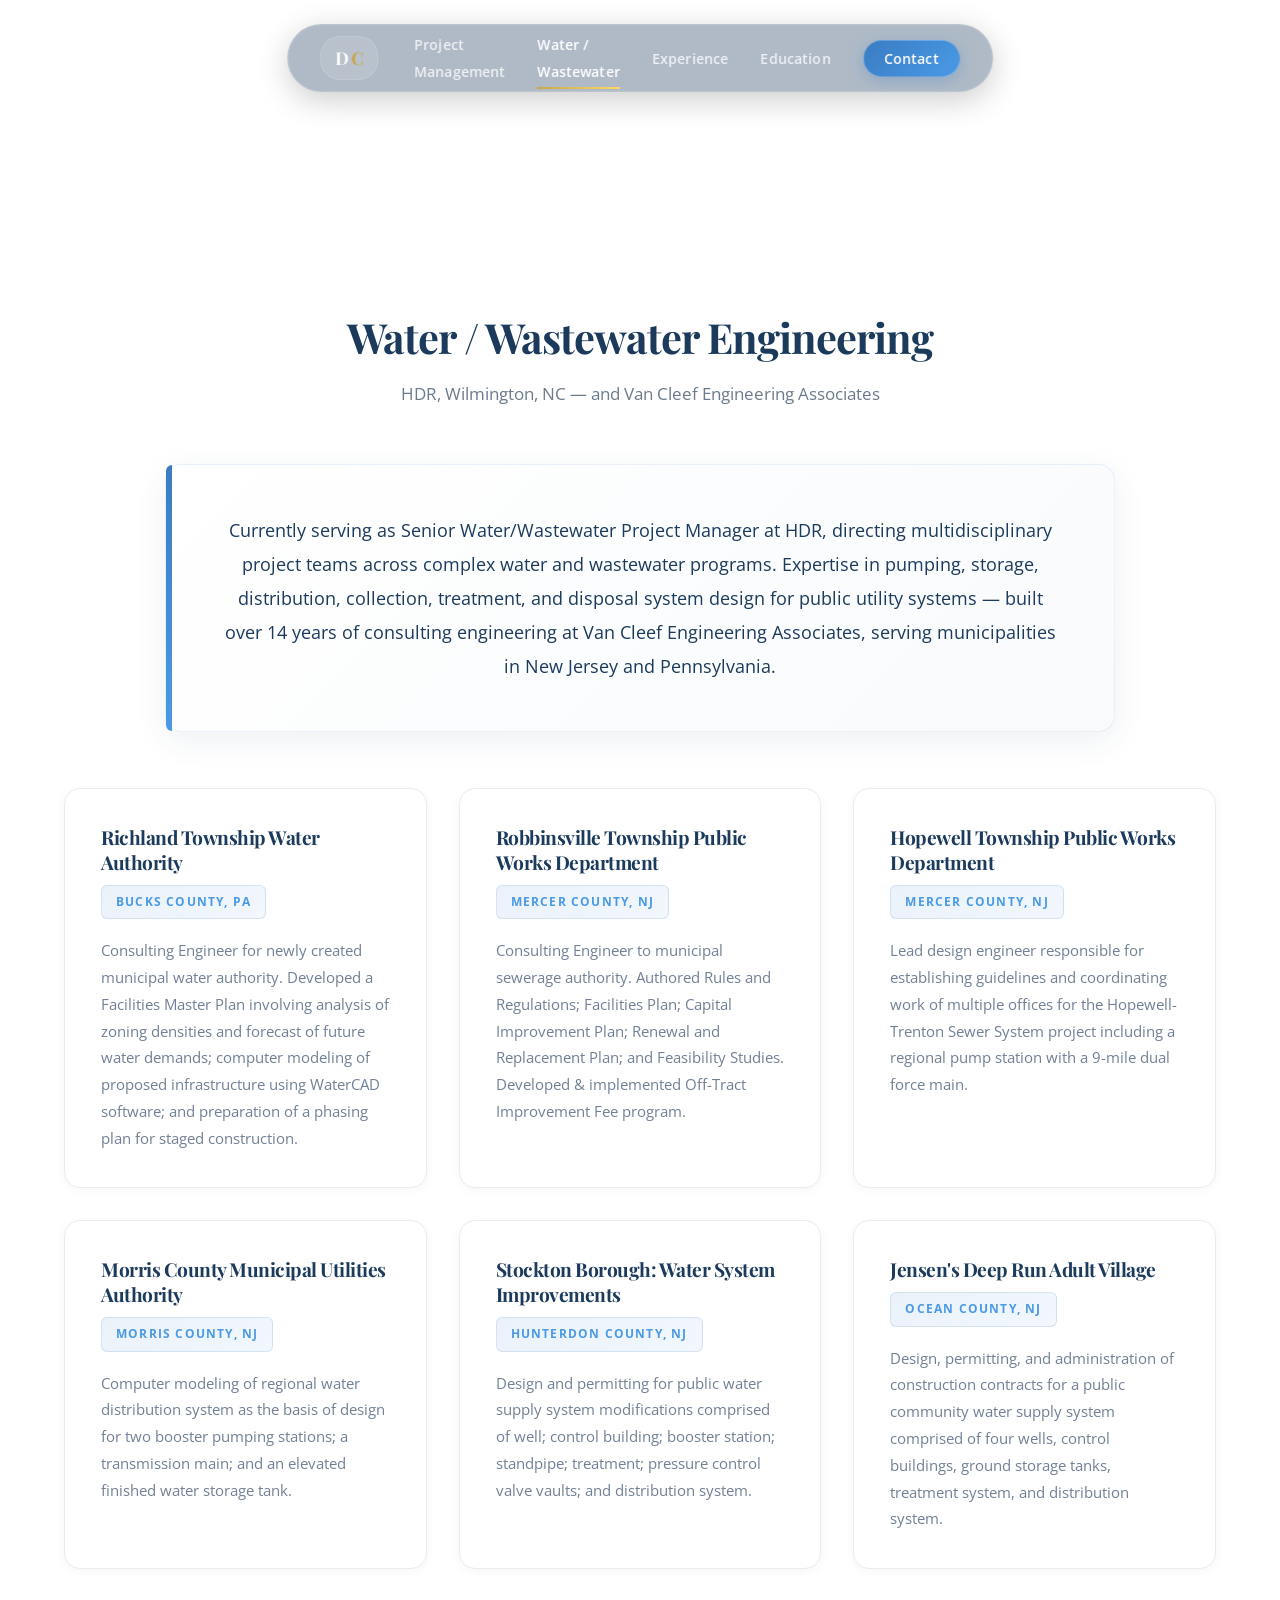
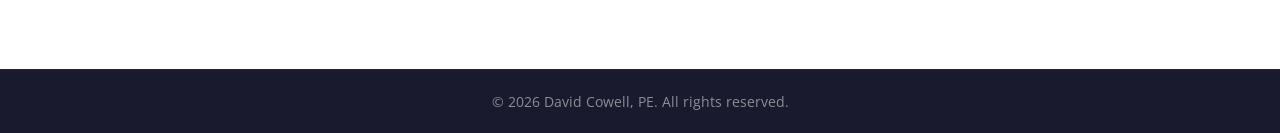
<file: water-wastewater.html>
<!DOCTYPE html>
<html lang="en">

<head>
  <meta charset="UTF-8">
  <meta name="viewport" content="width=device-width, initial-scale=1.0">
  <title>Water / Wastewater Engineering | David Cowell, PE</title>
  <meta name="description" content="Water and wastewater engineering expertise — pumping, storage, distribution, collection, treatment, and disposal system design for public utilities.">
  <link rel="stylesheet" href="css/style.css">
  <link rel="preconnect" href="https://fonts.googleapis.com">
  <link rel="preconnect" href="https://fonts.gstatic.com" crossorigin>
  <link
    href="https://fonts.googleapis.com/css2?family=Playfair+Display:wght@400;700&family=Open+Sans:wght@300;400;600;700&display=swap"
    rel="stylesheet">
  <link rel="icon" href="images/favicon.svg" type="image/svg+xml">
  <link rel="alternate icon" href="images/favicon.png">
  <link rel="apple-touch-icon" href="images/apple-touch-icon.png">

  <meta property="og:type" content="website">
  <meta property="og:title" content="Water / Wastewater Engineering | David Cowell, PE">
  <meta property="og:description" content="Water and wastewater engineering expertise for public utility systems.">
  <meta property="og:image" content="https://davidcowell.com/images/headshot.jpg">
  <meta property="og:url" content="https://davidcowell.com/water-wastewater.html">
  <meta name="twitter:card" content="summary_large_image">
</head>

<body>

  <!-- ===================== NAVIGATION ===================== -->
  <nav id="navbar">
    <div class="nav-container">
      <a href="index.html" class="nav-logo">D<span>C</span></a>
      <button class="nav-toggle" aria-label="Toggle navigation">
        <span class="hamburger"></span>
      </button>
      <ul class="nav-links">
        <li><a href="projects.html">Project Management</a></li>
        <li><a href="water-wastewater.html" class="active">Water / Wastewater</a></li>
        <li><a href="experience.html">Experience</a></li>
        <li><a href="education.html">Education</a></li>
        <li><a href="contact.html" class="nav-cta">Contact</a></li>
      </ul>
    </div>
  </nav>

  <!-- ===================== WATER / WASTEWATER INTRO ===================== -->
  <section id="water-wastewater" class="section">
    <div class="container">
      <h2 class="section-title">Water / Wastewater Engineering</h2>
      <p class="section-subtitle">HDR, Wilmington, NC &mdash; and Van Cleef Engineering Associates</p>

      <div class="ww-intro">
        <p class="lead">Currently serving as Senior Water/Wastewater Project Manager at HDR, directing multidisciplinary
          project teams across complex water and wastewater programs. Expertise in pumping, storage, distribution,
          collection, treatment, and disposal system design for public utility systems — built over 14 years of
          consulting engineering at Van Cleef Engineering Associates, serving municipalities in New Jersey and
          Pennsylvania.</p>
      </div>

      <div class="clients-grid">

        <div class="client-card">
          <h4>Richland Township Water Authority</h4>
          <span class="client-location">Bucks County, PA</span>
          <p>Consulting Engineer for newly created municipal water authority. Developed a Facilities Master Plan
            involving analysis of zoning densities and forecast of future water demands; computer modeling of proposed
            infrastructure using WaterCAD software; and preparation of a phasing plan for staged construction.</p>
        </div>

        <div class="client-card">
          <h4>Robbinsville Township Public Works Department</h4>
          <span class="client-location">Mercer County, NJ</span>
          <p>Consulting Engineer to municipal sewerage authority. Authored Rules and Regulations; Facilities Plan;
            Capital Improvement Plan; Renewal and Replacement Plan; and Feasibility Studies. Developed &amp; implemented
            Off-Tract Improvement Fee program.</p>
        </div>

        <div class="client-card">
          <h4>Hopewell Township Public Works Department</h4>
          <span class="client-location">Mercer County, NJ</span>
          <p>Lead design engineer responsible for establishing guidelines and coordinating work of multiple offices for
            the Hopewell-Trenton Sewer System project including a regional pump station with a 9-mile dual force main.
          </p>
        </div>

        <div class="client-card">
          <h4>Morris County Municipal Utilities Authority</h4>
          <span class="client-location">Morris County, NJ</span>
          <p>Computer modeling of regional water distribution system as the basis of design for two booster pumping
            stations; a transmission main; and an elevated finished water storage tank.</p>
        </div>

        <div class="client-card">
          <h4>Stockton Borough: Water System Improvements</h4>
          <span class="client-location">Hunterdon County, NJ</span>
          <p>Design and permitting for public water supply system modifications comprised of well; control building;
            booster station; standpipe; treatment; pressure control valve vaults; and distribution system.</p>
        </div>

        <div class="client-card">
          <h4>Jensen's Deep Run Adult Village</h4>
          <span class="client-location">Ocean County, NJ</span>
          <p>Design, permitting, and administration of construction contracts for a public community water supply system
            comprised of four wells, control buildings, ground storage tanks, treatment system, and distribution system.
          </p>
        </div>

      </div>
    </div>
  </section>

  <!-- ===================== FOOTER ===================== -->
  <footer id="footer">
    <div class="container">
      <p>&copy; 2026 David Cowell, PE. All rights reserved.</p>
    </div>
  </footer>

  <script src="js/main.js"></script>
</body>

</html>
</file>
<file: css/style.css>
/* ============================================================
   David Cowell, PE — Portfolio Website
   ============================================================ */

/* ---------- CSS Variables ---------- */
:root {
  --navy:       #1b3a5c;
  --navy-dark:  #122843;
  --navy-light: #2a5580;
  --blue:       #3a7cc3;
  --blue-light: #4a9ae6;
  --gold:       #c9a84c;
  --white:      #ffffff;
  --off-white:  #f5f7fa;
  --light-gray: #e8ecf1;
  --gray:       #6b7b8d;
  --dark:       #1a1a2e;
  --text:       #2d3748;
  --text-light: #718096;
  --shadow:     0 4px 20px rgba(0,0,0,.06);
  --shadow-lg:  0 12px 40px rgba(0,0,0,.12);
  --shadow-xl:  0 24px 60px rgba(0,0,0,.16);
  --radius:     16px;
  --transition: .3s ease;
  --transition-spring: 500ms cubic-bezier(0.34, 1.56, 0.64, 1);
}

/* ---------- Reset & Base ---------- */
*, *::before, *::after { box-sizing: border-box; margin: 0; padding: 0; }

html {
  scroll-behavior: smooth;
  font-size: 16px;
  height: 100%;
  -webkit-font-smoothing: antialiased;
  -moz-osx-font-smoothing: grayscale;
}

body {
  font-family: 'Open Sans', Arial, sans-serif;
  color: var(--text);
  line-height: 1.7;
  background: var(--white);
  overflow-x: hidden;
  min-height: 100vh;
  display: flex;
  flex-direction: column;
}

body.contact-page {
  background: var(--navy-dark);
}

::selection {
  background-color: var(--blue);
  color: var(--white);
}

::-webkit-scrollbar { width: 8px; }
::-webkit-scrollbar-track { background: var(--light-gray); }
::-webkit-scrollbar-thumb { background: var(--gray); border-radius: 999px; }
::-webkit-scrollbar-thumb:hover { background: var(--navy); }

h1, h2, h3, h4, h5 {
  font-family: 'Playfair Display', Georgia, serif;
  line-height: 1.3;
}

a {
  color: var(--blue);
  text-decoration: none;
  transition: color var(--transition);
}
a:hover { color: var(--blue-light); }

img {
  max-width: 100%;
  display: block;
}

ul { list-style: none; }

.container {
  width: 100%;
  max-width: 1200px;
  margin: 0 auto;
  padding: 0 24px;
}

.section > .container {
  padding-top: 130px;
}

/* ---------- Placeholder Images ---------- */
.placeholder-img {
  width: 100%;
  height: 100%;
  min-height: 220px;
  background: linear-gradient(135deg, var(--light-gray), #d0d7e2);
  display: flex;
  align-items: center;
  justify-content: center;
  border-radius: var(--radius);
  position: relative;
}
.placeholder-img::after {
  content: attr(data-label);
  font-size: .85rem;
  color: var(--gray);
  font-weight: 600;
  text-transform: uppercase;
  letter-spacing: 1px;
  padding: 8px 16px;
  border: 2px dashed var(--gray);
  border-radius: 6px;
}

/* ---------- Buttons ---------- */
.btn {
  display: inline-block;
  padding: 14px 32px;
  border-radius: 6px;
  font-weight: 600;
  font-size: .95rem;
  letter-spacing: .5px;
  cursor: pointer;
  transition: all var(--transition);
  border: 2px solid transparent;
}
.btn-primary {
  background: var(--blue);
  color: var(--white);
  border-color: var(--blue);
}
.btn-primary:hover {
  background: var(--navy);
  border-color: var(--navy);
  color: var(--white);
}
.btn-outline {
  background: transparent;
  color: var(--white);
  border-color: var(--white);
}
.btn-outline:hover {
  background: var(--white);
  color: var(--navy);
}
.btn-full { width: 100%; text-align: center; }

/* ============================================================
   NAVIGATION - Apple-Style Dynamic Island
   ============================================================ */
#navbar {
  position: fixed;
  top: 24px;
  left: 50%;
  transform: translateX(-50%);
  z-index: 3000;
  padding: 0;
  transition: all 0.4s cubic-bezier(0.4, 0, 0.2, 1);
}

.nav-container {
  display: flex;
  align-items: center;
  justify-content: center;
  gap: 36px;
  max-width: none;
  width: fit-content;
  margin: 0;
  padding: 6px 32px;
  /* Glassmorphism effect */
  background: rgba(27, 58, 92, 0.35);
  backdrop-filter: blur(16px);
  -webkit-backdrop-filter: blur(16px);
  border: 1px solid rgba(255, 255, 255, 0.15);
  border-radius: 50px;
  box-shadow: 0 8px 32px rgba(0, 0, 0, 0.2), 
              0 0 0 1px rgba(255, 255, 255, 0.05) inset;
}

.nav-logo {
  display: flex;
  align-items: center;
  justify-content: center;
  font-family: 'Playfair Display', serif;
  font-size: 1.1rem;
  color: var(--white);
  font-weight: 700;
  padding: 6px 14px;
  border-radius: 20px;
  background: rgba(255, 255, 255, 0.1);
  border: 1px solid rgba(255, 255, 255, 0.15);
  transition: all 0.3s ease;
  letter-spacing: 0.5px;
}
.nav-logo:hover { 
  color: var(--white);
  background: rgba(255, 255, 255, 0.2);
  border-color: rgba(255, 255, 255, 0.3);
  transform: scale(1.05);
}
.nav-logo span { 
  color: var(--gold);
  transition: all 0.3s ease;
  margin-left: 1px;
}
.nav-logo:hover span {
  color: #ffd966;
}

.nav-links {
  display: flex;
  gap: 32px;
  align-items: center;
  list-style: none;
}
.nav-links li a {
  color: rgba(255,255,255,0.8);
  font-size: 0.9rem;
  font-weight: 600;
  padding: 6px 0;
  position: relative;
  letter-spacing: 0.01em;
  transition: all 0.2s ease;
  text-decoration: none;
}
.nav-links li a::after {
  content: '';
  position: absolute;
  bottom: -2px; 
  left: 0;
  width: 0; 
  height: 2px;
  background: linear-gradient(90deg, var(--gold) 0%, #ffd966 100%);
  transition: width 0.3s cubic-bezier(0.4, 0, 0.2, 1);
}
.nav-links li a:hover { 
  color: var(--white);
  text-decoration: none;
}
.nav-links li a:hover::after,
.nav-links li a.active::after { 
  width: 100%; 
}
.nav-links li a.active {
  color: var(--white);
}
.nav-links li a.nav-cta {
  background: linear-gradient(135deg, var(--blue) 0%, var(--blue-light) 100%);
  color: var(--white);
  padding: 8px 20px;
  border-radius: 20px;
  border: 1px solid rgba(255, 255, 255, 0.2);
  box-shadow: 0 4px 16px rgba(58, 124, 195, 0.3);
  text-decoration: none;
}
.nav-links li a.nav-cta::after { display: none; }
.nav-links li a.nav-cta:hover { 
  background: linear-gradient(135deg, var(--blue-light) 0%, #5bb0ff 100%);
  transform: translateY(-2px);
  box-shadow: 0 6px 20px rgba(58, 124, 195, 0.4);
}

/* Hamburger */
.nav-toggle {
  display: none;
  flex-direction: column;
  gap: 5px;
  background: rgba(255, 255, 255, 0.1);
  border: 1px solid rgba(255, 255, 255, 0.2);
  border-radius: 8px;
  cursor: pointer;
  padding: 8px;
  transition: all 0.3s ease;
}
.nav-toggle:hover {
  background: rgba(255, 255, 255, 0.15);
}
.hamburger,
.hamburger::before,
.hamburger::after {
  display: block;
  width: 24px;
  height: 2px;
  background: var(--white);
  border-radius: 2px;
  transition: all 0.3s ease;
  position: relative;
}
.hamburger::before,
.hamburger::after { content: ''; position: absolute; left: 0; }
.hamburger::before { top: -7px; }
.hamburger::after  { top: 7px; }

/* Mobile menu open state */
.nav-toggle.open .hamburger {
  background: transparent;
}
.nav-toggle.open .hamburger::before {
  transform: rotate(45deg);
  top: 0;
}
.nav-toggle.open .hamburger::after {
  transform: rotate(-45deg);
  top: 0;
}

/* ============================================================
   HERO
   ============================================================ */
#hero {
  position: relative;
  min-height: 100vh;
  display: flex;
  align-items: center;
  justify-content: center;
  text-align: center;
  background: linear-gradient(135deg, var(--navy-dark) 0%, var(--navy) 50%, var(--navy-light) 100%);
  color: var(--white);
  overflow: hidden;
}

.hero-overlay {
  position: absolute;
  inset: 0;
  background: url('../images/landing_page.jpg') center/cover no-repeat;
  opacity: .3;
  z-index: 1;
}

.hero-content {
  position: relative;
  z-index: 2;
  max-width: 780px;
  padding: 0 24px;
}
.hero-content h1 {
  font-size: 3.8rem;
  margin-bottom: 12px;
  letter-spacing: 1px;
}
.hero-subtitle {
  font-size: 1.3rem;
  font-weight: 300;
  color: var(--gold);
  margin-bottom: 16px;
}
.hero-tagline {
  font-size: 1.05rem;
  color: rgba(255,255,255,.75);
  max-width: 600px;
  margin: 0 auto 36px;
  line-height: 1.8;
}
.hero-buttons {
  display: flex;
  gap: 16px;
  justify-content: center;
  flex-wrap: wrap;
}

#hero-menu-btn {
  display: none;
}

/* Scroll Indicator */
.scroll-indicator {
  position: absolute;
  bottom: 40px;
  left: 50%;
  transform: translateX(-50%);
  z-index: 10;
  cursor: pointer;
  transition: all 0.3s ease;
}
.scroll-indicator:hover {
  transform: translateX(-50%) translateY(-5px);
}
.scroll-arrow {
  width: 28px;
  height: 28px;
  border-right: 3px solid rgba(255, 255, 255, 0.95);
  border-bottom: 3px solid rgba(255, 255, 255, 0.95);
  transform: rotate(45deg);
  animation: arrowBounce 2s infinite;
  filter: drop-shadow(0 2px 8px rgba(0, 0, 0, 0.5));
}
@keyframes arrowBounce {
  0%, 100% {
    transform: rotate(45deg) translateY(0);
    opacity: 0.7;
  }
  50% {
    transform: rotate(45deg) translateY(10px);
    opacity: 1;
  }
}

/* ============================================================
   SECTIONS
   ============================================================ */
.section {
  padding: 180px 0 100px;
  flex: 1 0 auto;
  min-height: 100vh;
  display: flex;
  align-items: flex-start;
}
.section.section-dark#contact {
  align-items: center;
  justify-content: center;
  padding: 140px 0 80px;
  position: relative;
  overflow: hidden;
}
.section.section-dark#contact > .container {
  position: relative;
  z-index: 1;
}
.section-alt {
  background: var(--off-white);
}
.section-dark {
  background: var(--navy-dark);
  color: var(--white);
}
.section-title {
  text-align: center;
  font-size: 2.6rem;
  margin-bottom: 16px;
  margin-top: 0;
  color: var(--navy);
  font-weight: 700;
  letter-spacing: -1px;
}
.section-title.light { color: var(--white); }
.section-subtitle {
  text-align: center;
  color: var(--gray);
  max-width: 700px;
  margin: 0 auto 56px;
  font-size: 1.08rem;
  font-weight: 400;
  line-height: 1.6;
}

/* ============================================================
   ABOUT
   ============================================================ */
.about-grid {
  display: grid;
  grid-template-columns: 300px 1fr;
  gap: 60px;
  align-items: start;
  margin-top: 48px;
}
.about-photo img {
  width: 100%;
  height: auto;
  border-radius: var(--radius);
  box-shadow: 0 8px 24px rgba(0, 0, 0, 0.12);
  transition: transform var(--transition), box-shadow var(--transition);
}
.about-photo img:hover {
  transform: scale(1.03);
  box-shadow: var(--shadow-lg);
}
.about-photo .placeholder-img {
  min-height: 360px;
  border-radius: var(--radius);
}
.about-text .lead {
  font-size: 1.15rem;
  font-weight: 600;
  color: var(--navy);
  margin-bottom: 16px;
}
.about-text p { margin-bottom: 14px; }

.about-stats {
  display: grid;
  grid-template-columns: repeat(4, 1fr);
  gap: 16px;
  margin-top: 32px;
}
.stat {
  text-align: center;
  padding: 24px 12px;
  background: var(--off-white);
  border-radius: var(--radius);
  border: 1px solid var(--light-gray);
  transition: transform var(--transition), box-shadow var(--transition), border-color var(--transition);
}
.stat:hover {
  transform: translateY(-4px) scale(1.03);
  box-shadow: var(--shadow-lg);
  border-color: var(--blue);
}
.stat-number {
  display: block;
  font-family: 'Playfair Display', serif;
  font-size: 1.8rem;
  font-weight: 700;
  color: var(--blue);
}
.stat-label {
  font-size: .78rem;
  color: var(--gray);
  text-transform: uppercase;
  letter-spacing: 1px;
  font-weight: 600;
  margin-top: 4px;
  display: block;
}

/* ============================================================
   EXPERTISE (Areas of Expertise on landing page)
   ============================================================ */
.expertise-summary {
  margin-top: 80px;
}

.expertise-list {
  display: flex;
  flex-wrap: wrap;
  justify-content: center;
  gap: 28px;
  margin-top: 32px;
}

.expertise-item {
  flex: 1 1 320px;
  max-width: 360px;
  background: var(--white);
  padding: 28px 32px;
  border-radius: var(--radius);
  box-shadow: var(--shadow);
  border: 1px solid var(--light-gray);
  transition: transform var(--transition), box-shadow var(--transition), border-color var(--transition);
}
.expertise-item:hover {
  transform: translateY(-4px) scale(1.02);
  box-shadow: var(--shadow-lg);
  border-color: var(--blue);
}
.expertise-item h4 {
  font-size: 1.05rem;
  color: var(--navy);
  margin-bottom: 10px;
}
.expertise-item p {
  font-size: .88rem;
  color: var(--text-light);
  line-height: 1.7;
}

/* ============================================================
   TIMELINE (Experience)
   ============================================================ */
.timeline {
  position: relative;
  max-width: 840px;
  margin: 48px auto 0;
  padding-left: 40px;
}
.timeline::before {
  content: '';
  position: absolute;
  left: 12px; top: 0;
  width: 3px;
  height: 100%;
  background: var(--light-gray);
  border-radius: 3px;
}

.timeline-item {
  position: relative;
  margin-bottom: 40px;
}
.timeline-item::before {
  content: '';
  position: absolute;
  left: -34px; top: 8px;
  width: 14px; height: 14px;
  border-radius: 50%;
  background: var(--blue);
  border: 3px solid var(--white);
  box-shadow: 0 0 0 3px var(--blue);
}

.timeline-date {
  font-size: .82rem;
  font-weight: 700;
  color: var(--blue);
  text-transform: uppercase;
  letter-spacing: 1px;
  margin-bottom: 4px;
}

.timeline-content {
  background: var(--white);
  padding: 28px 32px;
  border-radius: var(--radius);
  box-shadow: var(--shadow);
  border: 1px solid var(--light-gray);
  transition: transform var(--transition), box-shadow var(--transition), border-color var(--transition);
}
.timeline-content:hover {
  transform: translateX(6px) scale(1.01);
  box-shadow: var(--shadow-lg);
  border-color: var(--blue);
}
.timeline-content h3 {
  font-size: 1.3rem;
  color: var(--navy);
  margin-bottom: 4px;
}
.timeline-org {
  color: var(--gray);
  font-size: .9rem;
  font-weight: 600;
  margin-bottom: 14px;
}
.timeline-content ul {
  padding-left: 20px;
  list-style: disc;
}
.timeline-content ul li {
  margin-bottom: 6px;
  font-size: .92rem;
  color: var(--text);
}

/* ============================================================
   PROJECTS
   ============================================================ */
.project-filters {
  display: flex;
  justify-content: center;
  gap: 10px;
  margin-bottom: 40px;
  flex-wrap: wrap;
}
.filter-btn {
  padding: 10px 24px;
  border: 2px solid var(--light-gray);
  background: var(--white);
  border-radius: 30px;
  font-size: .85rem;
  font-weight: 600;
  cursor: pointer;
  color: var(--text);
  transition: all var(--transition);
}
.filter-btn:hover {
  background: var(--off-white);
  border-color: var(--blue);
  color: var(--navy);
  transform: translateY(-2px);
}
.filter-btn.active {
  background: var(--blue);
  border-color: var(--blue);
  color: var(--white);
  box-shadow: 0 4px 16px rgba(58, 124, 195, 0.3);
}

.projects-grid {
  display: grid;
  grid-template-columns: repeat(auto-fill, minmax(350px, 1fr));
  gap: 32px;
}

.project-card {
  background: var(--white);
  border-radius: var(--radius);
  overflow: hidden;
  box-shadow: var(--shadow);
  border: 1px solid var(--light-gray);
  transition: transform var(--transition), box-shadow var(--transition), border-color var(--transition);
}
.project-card:hover {
  transform: translateY(-8px) scale(1.02);
  box-shadow: var(--shadow-xl);
  border-color: var(--blue);
}

.project-img {
  height: 220px;
  overflow: hidden;
  background: #f5f5f5;
}
.project-img img {
  width: 100%;
  height: 100%;
  object-fit: cover;
  object-position: center;
  display: block;
  image-rendering: -webkit-optimize-contrast;
  image-rendering: crisp-edges;
}
.project-img .placeholder-img {
  border-radius: 0;
  min-height: 220px;
}

.project-info {
  padding: 24px 28px 28px;
}
.project-tag {
  display: inline-block;
  font-size: .72rem;
  font-weight: 700;
  text-transform: uppercase;
  letter-spacing: 1.5px;
  color: var(--blue);
  background: rgba(58,124,195,.08);
  padding: 4px 12px;
  border-radius: 20px;
  margin-bottom: 10px;
}
.project-info h3 {
  font-size: 1.15rem;
  color: var(--navy);
  margin-bottom: 10px;
}
.project-info p {
  font-size: .9rem;
  color: var(--text-light);
  margin-bottom: 12px;
}
.project-meta {
  display: flex;
  gap: 24px;
  font-size: .85rem;
  color: var(--text);
  margin-bottom: 12px;
}
.project-link {
  font-weight: 600;
  font-size: .9rem;
}

.project-placeholder {
  opacity: .55;
}

/* ============================================================
   SUBPAGE CARDS (Project Management Hub)
   ============================================================ */
.subpage-cards {
  display: flex;
  flex-wrap: wrap;
  justify-content: center;
  gap: 32px;
  margin-top: 48px;
}

.subpage-card {
  flex: 1 1 320px;
  max-width: 360px;
  background: var(--white);
  border-radius: var(--radius);
  overflow: hidden;
  box-shadow: var(--shadow);
  border: 1px solid var(--light-gray);
  transition: transform var(--transition), box-shadow var(--transition), border-color var(--transition);
  text-decoration: none;
  display: block;
}
.subpage-card:hover {
  transform: translateY(-8px) scale(1.02);
  box-shadow: var(--shadow-xl);
  border-color: var(--blue);
}

.subpage-img {
  height: 280px;
  overflow: hidden;
  background: #f5f5f5;
}
.subpage-img img {
  width: 100%;
  height: 100%;
  object-fit: cover;
  object-position: center;
  display: block;
  transition: transform var(--transition);
}
.subpage-card:hover .subpage-img img {
  transform: scale(1.05);
}

.subpage-info {
  padding: 32px;
}
.subpage-info h3 {
  font-size: 1.4rem;
  color: var(--navy);
  margin-bottom: 12px;
}
.subpage-info p {
  font-size: .95rem;
  color: var(--text-light);
  margin-bottom: 16px;
  line-height: 1.7;
}

/* ============================================================
   CAPITAL PROJECT DELIVERY GALLERY
   ============================================================ */
.cpd-source-badge {
  display: flex;
  align-items: center;
  justify-content: center;
  gap: 14px;
  flex-wrap: wrap;
  text-align: center;
  margin: 0 auto 48px;
}
.cpd-source-badge img {
  height: 40px;
  width: auto;
  border-radius: 8px;
  box-shadow: var(--shadow);
  border: 1px solid var(--light-gray);
  background: var(--white);
  padding: 4px 8px;
}
.cpd-source-badge span {
  color: var(--gray);
  font-size: .88rem;
  font-style: italic;
}

.cpd-gallery {
  display: flex;
  flex-direction: column;
  gap: 32px;
}

.gallery-item {
  border-radius: var(--radius);
  overflow: hidden;
  box-shadow: var(--shadow);
  border: 1px solid var(--light-gray);
  cursor: zoom-in;
  transition: transform var(--transition), box-shadow var(--transition), border-color var(--transition);
}
.gallery-item:hover {
  transform: translateY(-4px);
  box-shadow: var(--shadow-lg);
  border-color: var(--blue);
}
.gallery-item img {
  display: block;
  width: 100%;
  height: auto;
}

.cpd-timeline-section {
  margin-top: 8px;
  text-align: center;
}
.cpd-timeline-section h3 {
  font-family: 'Playfair Display', serif;
  color: var(--navy);
  font-size: 1.6rem;
  margin-bottom: 20px;
}

/* ============================================================
   LIGHTBOX
   ============================================================ */
.lightbox {
  position: fixed;
  inset: 0;
  background: rgba(10, 16, 28, .92);
  display: flex;
  align-items: center;
  justify-content: center;
  opacity: 0;
  visibility: hidden;
  transition: opacity var(--transition);
  z-index: 1000;
  padding: 60px;
}
.lightbox.active {
  opacity: 1;
  visibility: visible;
}
.lightbox-img {
  max-width: 100%;
  max-height: 90vh;
  border-radius: 8px;
  box-shadow: var(--shadow-xl);
}
.lightbox-close,
.lightbox-prev,
.lightbox-next {
  position: absolute;
  background: rgba(255, 255, 255, .1);
  border: 1px solid rgba(255, 255, 255, .3);
  color: var(--white);
  cursor: pointer;
  border-radius: 50%;
  display: flex;
  align-items: center;
  justify-content: center;
  transition: background var(--transition);
}
.lightbox-close:hover,
.lightbox-prev:hover,
.lightbox-next:hover {
  background: rgba(255, 255, 255, .2);
}
.lightbox-close {
  top: 24px;
  right: 24px;
  width: 44px;
  height: 44px;
  font-size: 1.6rem;
  line-height: 1;
}
.lightbox-prev,
.lightbox-next {
  top: 50%;
  transform: translateY(-50%);
  width: 52px;
  height: 52px;
  font-size: 2rem;
}
.lightbox-prev { left: 24px; }
.lightbox-next { right: 24px; }
.subpage-link {
  display: inline-block;
  font-weight: 600;
  font-size: .9rem;
  color: var(--blue);
  transition: color var(--transition), transform var(--transition);
}
.subpage-card:hover .subpage-link {
  color: var(--blue-light);
  transform: translateX(4px);
}

/* ============================================================
   SAMPLE WORK PAGE
   ============================================================ */
.sample-work-grid {
  display: grid;
  grid-template-columns: repeat(auto-fit, minmax(300px, 1fr));
  gap: 40px;
  margin-top: 48px;
}

.sample-item {
  background: var(--white);
  border-radius: var(--radius);
  padding: 32px;
  box-shadow: var(--shadow);
  transition: transform var(--transition), box-shadow var(--transition);
  text-align: center;
}

.sample-item:hover {
  transform: translateY(-4px);
  box-shadow: var(--shadow-lg);
}

.sample-item h3 {
  font-family: 'Playfair Display', serif;
  font-size: 1.5rem;
  color: var(--navy);
  margin-bottom: 24px;
}

/* Video Item */
.video-item .video-link {
  position: relative;
  display: block;
  border-radius: 12px;
  overflow: hidden;
  margin-bottom: 20px;
  box-shadow: 0 4px 16px rgba(0,0,0,.1);
  transition: transform var(--transition), box-shadow var(--transition);
}

.video-item .video-link:hover {
  transform: scale(1.02);
  box-shadow: 0 8px 24px rgba(0,0,0,.15);
}

.video-thumbnail {
  width: 100%;
  height: auto;
  display: block;
}

.play-overlay {
  position: absolute;
  top: 50%;
  left: 50%;
  transform: translate(-50%, -50%);
  pointer-events: none;
  transition: transform var(--transition), opacity var(--transition);
  opacity: 0.9;
}

.video-item .video-link:hover .play-overlay {
  transform: translate(-50%, -50%) scale(1.1);
  opacity: 1;
}

/* Document Items */
.document-preview {
  margin: 24px 0;
  display: flex;
  justify-content: center;
  align-items: center;
}

.download-btn {
  display: inline-flex;
  align-items: center;
  gap: 10px;
  padding: 14px 28px;
  background: var(--blue);
  color: var(--white);
  text-decoration: none;
  border-radius: 8px;
  font-weight: 600;
  transition: background var(--transition), transform var(--transition);
  margin-bottom: 16px;
}

.download-btn:hover {
  background: var(--blue-light);
  transform: translateY(-2px);
}

.doc-actions {
  display: flex;
  flex-direction: column;
  align-items: center;
  gap: 10px;
}

.download-link-secondary {
  font-size: .85rem;
  font-weight: 600;
  color: var(--text-light);
  text-decoration: none;
  border-bottom: 1px solid var(--light-gray);
  transition: color var(--transition), border-color var(--transition);
}
.download-link-secondary:hover {
  color: var(--blue);
  border-color: var(--blue);
}

.sample-description {
  font-size: 0.95rem;
  color: var(--text-light);
  line-height: 1.6;
  margin-top: 12px;
}

/* Responsive adjustments */
@media (max-width: 768px) {
  .sample-work-grid {
    grid-template-columns: 1fr;
    gap: 32px;
  }
  
  .sample-item {
    padding: 24px;
  }
  
  .play-overlay svg {
    width: 60px;
    height: 60px;
  }
}

/* ============================================================
   WATER / WASTEWATER INTRO
   ============================================================ */
.ww-intro {
  max-width: 950px;
  margin: 0 auto 56px;
  padding: 48px 56px;
  background: linear-gradient(135deg, #ffffff 0%, #f8fafc 100%);
  border-radius: var(--radius);
  box-shadow: 0 8px 32px rgba(27, 58, 92, 0.08);
  position: relative;
  border: 1px solid rgba(58, 124, 195, 0.1);
}
.ww-intro::before {
  content: '';
  position: absolute;
  top: 0;
  left: 0;
  width: 6px;
  height: 100%;
  background: linear-gradient(180deg, var(--blue) 0%, var(--blue-light) 100%);
  border-radius: var(--radius) 0 0 var(--radius);
}
.ww-intro .lead {
  font-size: 1.15rem;
  line-height: 1.85;
  color: var(--navy);
  font-weight: 400;
  margin: 0;
  position: relative;
  text-align: center;
}

/* ============================================================
   CLIENTS
   ============================================================ */
.clients-grid {
  display: grid;
  grid-template-columns: repeat(auto-fit, minmax(360px, 1fr));
  gap: 32px;
  margin-top: 24px;
}

.client-card {
  background: var(--white);
  padding: 36px;
  border-radius: var(--radius);
  box-shadow: 0 2px 12px rgba(0,0,0,.04);
  border: 1px solid var(--light-gray);
  transition: all 0.4s cubic-bezier(0.4, 0, 0.2, 1);
  position: relative;
  overflow: visible;
}
.client-card::before {
  content: '';
  position: absolute;
  top: 0;
  left: 0;
  width: 100%;
  height: 5px;
  background: linear-gradient(90deg, var(--blue) 0%, var(--blue-light) 100%);
  border-radius: var(--radius) var(--radius) 0 0;
  opacity: 0;
  transition: opacity 0.3s ease;
}
.client-card:hover {
  transform: translateY(-6px);
  box-shadow: 0 12px 32px rgba(27, 58, 92, 0.12);
  border-color: var(--blue);
}
.client-card:hover::before {
  opacity: 1;
}
.client-card h4 {
  font-size: 1.2rem;
  color: var(--navy);
  margin-bottom: 10px;
  font-weight: 700;
  letter-spacing: -0.5px;
}
.client-location {
  display: inline-block;
  font-size: 0.75rem;
  font-weight: 700;
  color: var(--blue-light);
  margin-bottom: 18px;
  text-transform: uppercase;
  letter-spacing: 1.2px;
  background: linear-gradient(135deg, rgba(58, 124, 195, 0.1) 0%, rgba(74, 154, 230, 0.08) 100%);
  padding: 6px 14px;
  border-radius: 6px;
  border: 1px solid rgba(58, 124, 195, 0.15);
}
.client-card p {
  font-size: 0.93rem;
  color: var(--text-light);
  line-height: 1.8;
  margin: 0;
}

/* ============================================================
   SKILLS / EXPERTISE
   ============================================================ */
.skills-grid {
  display: grid;
  grid-template-columns: repeat(auto-fill, minmax(320px, 1fr));
  gap: 28px;
  margin-top: 48px;
}

.skill-card {
  background: var(--white);
  padding: 40px 28px;
  border-radius: var(--radius);
  text-align: center;
  border: 1px solid var(--light-gray);
  transition: transform var(--transition), box-shadow var(--transition), border-color var(--transition);
}
.skill-card:hover {
  transform: translateY(-6px) scale(1.03);
  box-shadow: var(--shadow-lg);
  border-color: var(--blue);
}
.skill-icon {
  width: 80px;
  height: 80px;
  margin: 0 auto 20px;
  border-radius: 50%;
  display: flex;
  align-items: center;
  justify-content: center;
  position: relative;
  transition: transform var(--transition);
}
.skill-card:hover .skill-icon {
  transform: scale(1.1) rotate(5deg);
}

/* Icon styles */
.icon-gear {
  background: linear-gradient(135deg, #1b3a5c 0%, #2c5f8d 100%);
}
.icon-gear::before {
  content: '⚙';
  font-size: 40px;
  color: white;
}

.icon-water {
  background: linear-gradient(135deg, #2196F3 0%, #1565C0 100%);
}
.icon-water::before {
  content: '💧';
  font-size: 40px;
}

.icon-buildings {
  background: linear-gradient(135deg, #7E57C2 0%, #5E35B1 100%);
}
.icon-buildings::before {
  content: '🏛';
  font-size: 40px;
}

.icon-chart {
  background: linear-gradient(135deg, #26A69A 0%, #00897B 100%);
}
.icon-chart::before {
  content: '📊';
  font-size: 40px;
}

.icon-construction {
  background: linear-gradient(135deg, #FF9800 0%, #F57C00 100%);
}
.icon-construction::before {
  content: '🔨';
  font-size: 40px;
}

.icon-computer {
  background: linear-gradient(135deg, #42A5F5 0%, #1E88E5 100%);
}
.icon-computer::before {
  content: '💻';
  font-size: 40px;
}

.skill-card h4 {
  font-size: 1.05rem;
  color: var(--navy);
  margin-bottom: 10px;
}
.skill-card p {
  font-size: .88rem;
  color: var(--text-light);
}

/* ============================================================
   EDUCATION
   ============================================================ */
.education-grid {
  display: grid;
  grid-template-columns: 1fr 1fr;
  gap: 48px;
  margin-top: 48px;
}

.edu-heading {
  font-size: 1.3rem;
  color: var(--navy);
  margin-bottom: 24px;
  padding-bottom: 10px;
  border-bottom: 2px solid var(--light-gray);
}

.section-dark .edu-heading {
  color: var(--white);
  border-bottom-color: rgba(255,255,255,.2);
}

.edu-card {
  background: var(--white);
  padding: 28px 32px;
  border-radius: var(--radius);
  box-shadow: var(--shadow);
  margin-bottom: 20px;
  border: 1px solid var(--light-gray);
  transition: transform var(--transition), box-shadow var(--transition), border-color var(--transition);
}
.edu-card:hover {
  transform: translateY(-4px) scale(1.02);
  box-shadow: var(--shadow-lg);
  border-color: var(--blue);
}
.edu-card h4 {
  font-size: 1.05rem;
  color: var(--navy);
  margin-bottom: 4px;
}
.edu-location {
  font-size: .85rem;
  color: var(--blue);
  font-weight: 600;
  margin-bottom: 8px;
}
.edu-degree {
  font-size: .92rem;
  color: var(--text);
  margin-bottom: 4px;
}
.edu-honors {
  font-size: .85rem;
  color: var(--gold);
  font-weight: 600;
}

.license-cards {
  display: flex;
  flex-direction: column;
  gap: 16px;
}
.license-card {
  display: flex;
  justify-content: space-between;
  align-items: center;
  background: var(--white);
  padding: 22px 28px;
  border-radius: var(--radius);
  box-shadow: var(--shadow);
  border: 1px solid var(--light-gray);
  transition: transform var(--transition), box-shadow var(--transition), border-color var(--transition);
}
.license-card:hover {
  transform: translateY(-3px) scale(1.02);
  box-shadow: var(--shadow-lg);
  border-color: var(--blue);
}
.license-state {
  font-family: 'Playfair Display', serif;
  font-size: 1.1rem;
  font-weight: 700;
  color: var(--navy);
}
.license-year {
  font-size: 1rem;
  font-weight: 700;
  color: var(--blue);
  background: rgba(58,124,195,.08);
  padding: 6px 16px;
  border-radius: 20px;
}

/* ============================================================
   REFERENCES
   ============================================================ */
.references-grid {
  display: grid;
  grid-template-columns: repeat(auto-fill, minmax(300px, 1fr));
  gap: 28px;
}

.ref-card {
  background: var(--white);
  padding: 36px 28px;
  border-radius: var(--radius);
  text-align: center;
  border: 1px solid var(--light-gray);
  transition: transform var(--transition), box-shadow var(--transition), border-color var(--transition);
}
.ref-card:hover {
  transform: translateY(-6px) scale(1.03);
  box-shadow: var(--shadow-lg);
  border-color: var(--blue);
}
.ref-card h4 {
  font-size: 1.15rem;
  color: var(--navy);
  margin-bottom: 4px;
}
.ref-title {
  font-weight: 600;
  color: var(--text);
  font-size: .9rem;
}
.ref-org {
  color: var(--gray);
  font-size: .85rem;
  margin-bottom: 14px;
}
.ref-contact {
  font-size: .88rem;
  margin-bottom: 4px;
}
.ref-contact a {
  color: var(--blue);
}

/* ============================================================
   CONTACT
   ============================================================ */
.contact-bg-overlay {
  position: absolute;
  inset: 0;
  background: url('../images/landing_page.jpg') center/cover no-repeat;
  opacity: .22;
  z-index: 0;
}

.contact-lead {
  text-align: center;
  color: rgba(255, 255, 255, .68);
  max-width: 620px;
  margin: 0 auto 56px;
  font-size: 1.05rem;
  line-height: 1.7;
}

.contact-info-row {
  position: relative;
  display: flex;
  justify-content: center;
  gap: 80px;
  flex-wrap: wrap;
  max-width: 900px;
  margin: 0 auto;
}

.contact-item {
  display: flex;
  gap: 18px;
  align-items: flex-start;
}
.contact-icon {
  flex-shrink: 0;
  width: 44px;
  height: 44px;
  border-radius: 50%;
  background: rgba(255, 255, 255, .06);
  border: 1px solid rgba(255, 255, 255, .12);
  display: flex;
  align-items: center;
  justify-content: center;
  color: var(--gold);
}
.contact-icon svg {
  width: 20px;
  height: 20px;
}
.contact-item h4 {
  font-family: 'Open Sans', sans-serif;
  font-size: .8rem;
  text-transform: uppercase;
  letter-spacing: 1px;
  color: rgba(255,255,255,.5);
  margin-bottom: 4px;
}
.contact-item a,
.contact-item p {
  color: var(--white);
  font-size: 1rem;
}
.contact-item a:hover { color: var(--gold); }

/* ============================================================
   FOOTER
   ============================================================ */
#footer {
  background: var(--dark);
  color: rgba(255,255,255,.5);
  text-align: center;
  padding: 20px 0;
  font-size: .85rem;
  margin-top: auto;
  border-top: 1px solid rgba(255,255,255,.05);
}

/* ============================================================
   SCROLL ANIMATIONS
   ============================================================ */
.animate-in {
  opacity: 0;
  transform: translateY(30px);
  transition: opacity .6s ease, transform .6s ease;
}
.animate-in.visible {
  opacity: 1;
  transform: translateY(0);
}

/* Stagger children slightly */
.project-card.animate-in:nth-child(2) { transition-delay: .1s; }
.project-card.animate-in:nth-child(3) { transition-delay: .2s; }
.stat.animate-in:nth-child(2) { transition-delay: .1s; }
.stat.animate-in:nth-child(3) { transition-delay: .2s; }
.stat.animate-in:nth-child(4) { transition-delay: .3s; }

/* Active nav link */
.nav-links li a.active-link { color: var(--gold); }
.nav-links li a.active-link::after { width: 100%; background: var(--gold); }

/* ============================================================
   RESPONSIVE
   ============================================================ */
@media (max-width: 968px) {
  #navbar {
    top: 16px;
  }
  .nav-container {
    padding: 6px 32px;
    gap: 36px;
  }
  .nav-toggle {
    display: flex;
  }
  #hero-menu-btn {
    display: inline-block;
    transition: opacity var(--transition), visibility var(--transition);
  }
  #hero-menu-btn.is-hidden {
    opacity: 0;
    visibility: hidden;
  }
  .nav-links {
    position: fixed;
    top: 88px;
    left: 50%;
    transform: translateX(-50%) translateY(-10px);
    width: 90vw;
    max-width: 360px;
    height: auto;
    max-height: calc(100vh - 120px);
    flex-direction: column;
    align-items: flex-start;
    gap: 16px;
    padding: 24px;
    /* Enhanced glassmorphism for mobile menu */
    background: rgba(27, 58, 92, 0.98);
    backdrop-filter: blur(24px);
    -webkit-backdrop-filter: blur(24px);
    border: 1px solid rgba(255, 255, 255, 0.2);
    border-radius: 20px;
    box-shadow: 0 12px 48px rgba(0, 0, 0, 0.3);
    transition: opacity 0.3s ease, visibility 0.3s ease, transform 0.3s ease;
    opacity: 0;
    visibility: hidden;
  }
  .nav-links.open { 
    opacity: 1;
    visibility: visible;
    transform: translateX(-50%) translateY(0);
  }
  .nav-links li { 
    width: 100%; 
  }
  .nav-links li a {
    display: block;
    padding: 14px 0;
    font-size: 1.05rem;
    border-bottom: 1px solid rgba(255,255,255,.08);
  }
  .nav-links li:last-child a {
    border-bottom: none;
  }
  .nav-links li a.nav-cta {
    text-align: center;
    margin-top: 8px;
    padding: 12px 24px;
  }

  .about-grid {
    grid-template-columns: 1fr;
    gap: 32px;
  }
  .about-photo { max-width: 300px; margin: 0 auto; }
  .about-stats { grid-template-columns: repeat(2, 1fr); }
  .expertise-item { flex-basis: 100%; max-width: 100%; }
  .subpage-card { flex-basis: 100%; max-width: 100%; }
  .education-grid { grid-template-columns: 1fr; gap: 32px; }
  .contact-info-row { flex-direction: column; align-items: center; gap: 32px; }
}

@media (max-width: 768px) {
  #navbar {
    top: 12px;
  }
  .nav-container {
    padding: 6px 24px;
    gap: 20px;
  }
  .nav-logo {
    font-size: 1.2rem;
    padding: 6px 12px;
  }
  .nav-links {
    width: calc(100vw - 32px);
    max-width: none;
  }

  .hero-content h1 { font-size: 2.6rem; }
  .hero-subtitle  { font-size: 1.1rem; }
  .section { padding: 120px 0 80px; min-height: auto; }
  .section > .container { padding-top: 20px; }
  .section-title { font-size: 2rem; }

  /* Larger scroll arrow on mobile */
  .scroll-arrow {
    width: 32px;
    height: 32px;
    border-right: 4px solid rgba(255, 255, 255, 1);
    border-bottom: 4px solid rgba(255, 255, 255, 1);
    filter: drop-shadow(0 3px 12px rgba(0, 0, 0, 0.7));
  }

  .projects-grid,
  .clients-grid,
  .skills-grid {
    grid-template-columns: 1fr;
  }

  .timeline { padding-left: 28px; }
  .timeline-item::before { left: -22px; width: 10px; height: 10px; }
  .timeline::before { left: 0; }

  .lightbox { padding: 16px; }
  .lightbox-close { top: 12px; right: 12px; width: 36px; height: 36px; font-size: 1.3rem; }
  .lightbox-prev, .lightbox-next { width: 40px; height: 40px; font-size: 1.5rem; }
  .lightbox-prev { left: 8px; }
  .lightbox-next { right: 8px; }
}

@media (max-width: 480px) {
  .hero-content h1 { font-size: 2rem; }
  .about-stats { grid-template-columns: repeat(2, 1fr); }
  .hero-buttons { flex-direction: column; }
  .btn { padding: 12px 24px; }
}
</file>
